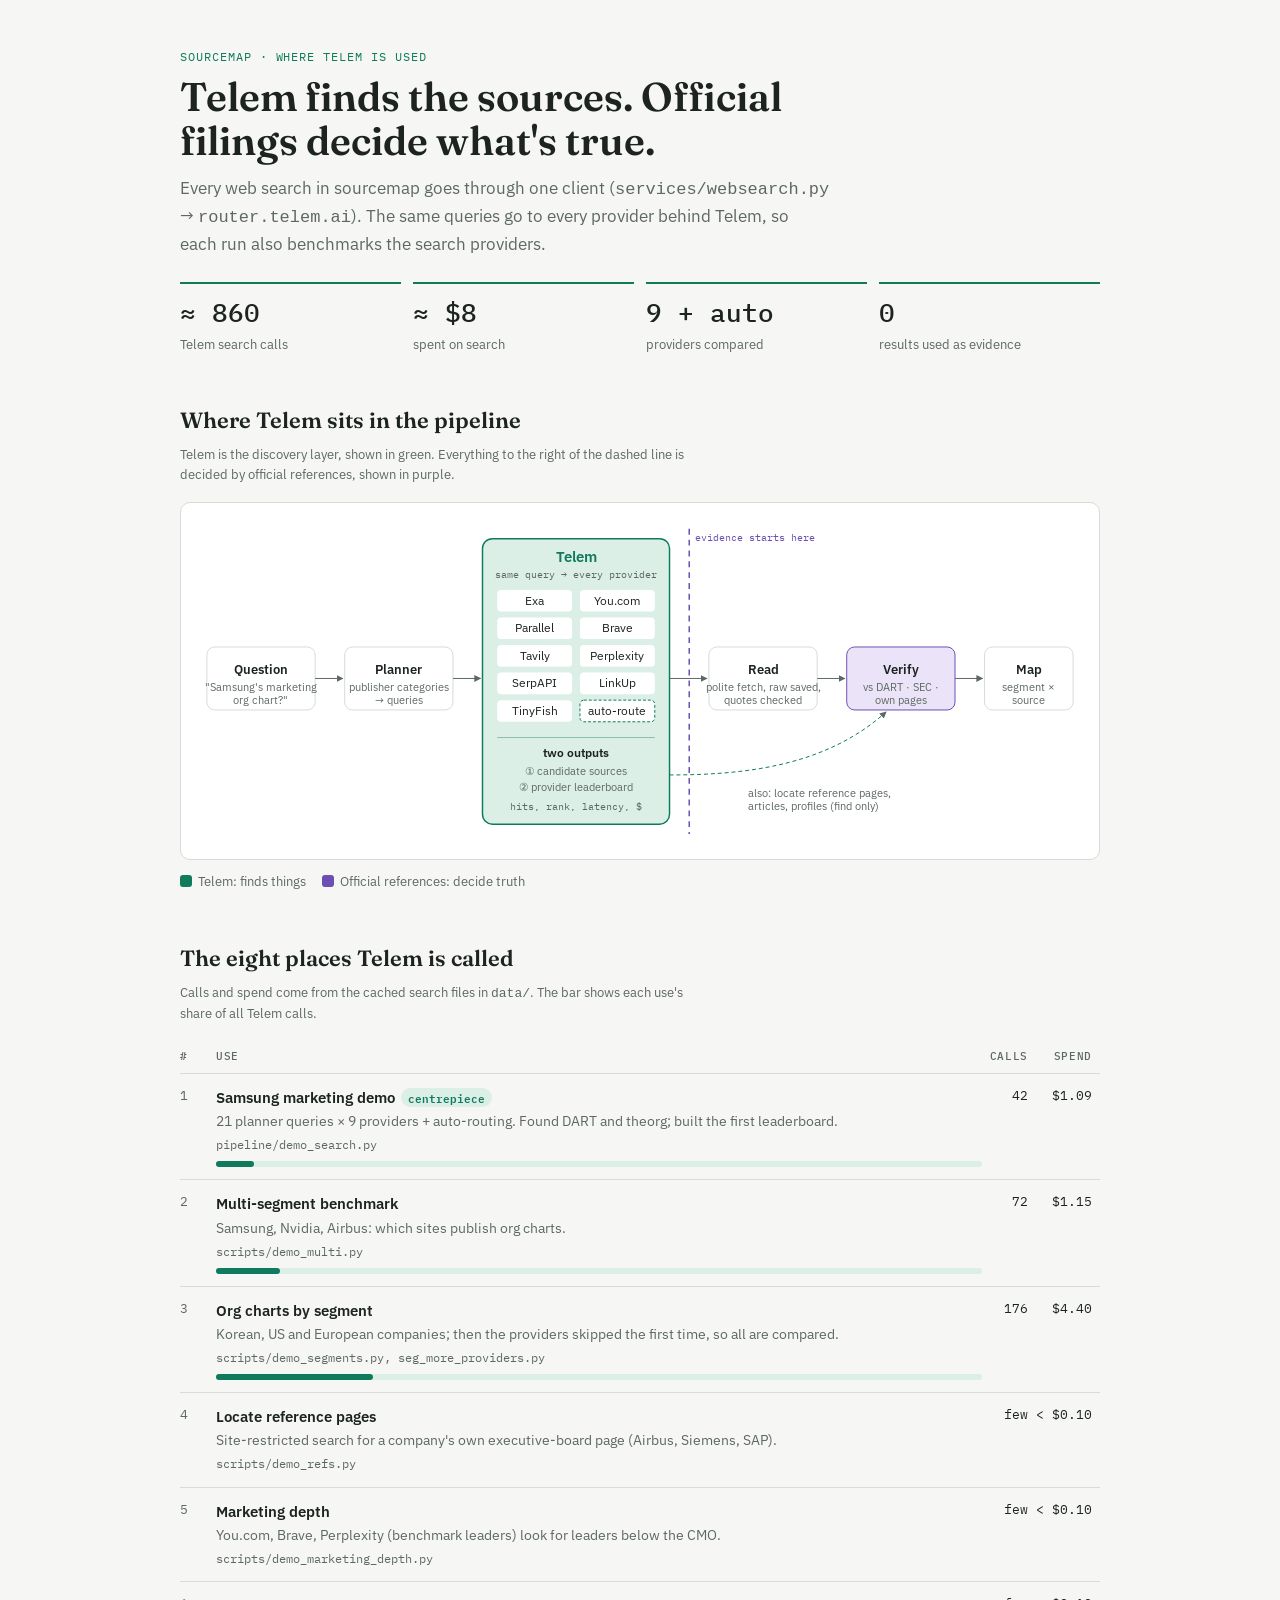
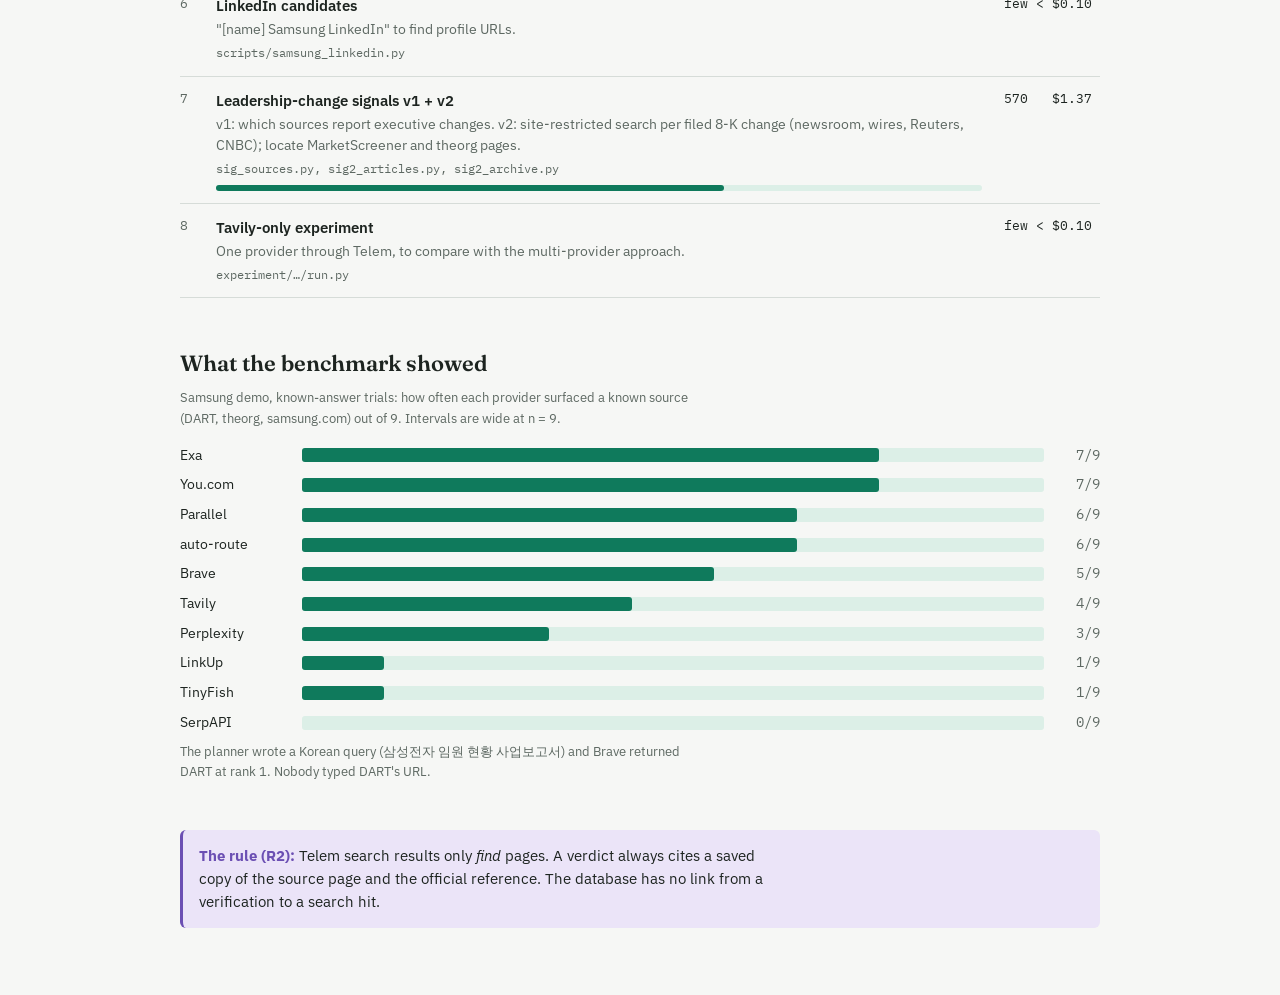
<file: docs/telem-in-sourcemap.html>
<!doctype html>
<html lang="en"><head><meta charset="utf-8"><meta name="viewport" content="width=device-width, initial-scale=1">
<title>Telem in sourcemap</title>
<meta name="claude:viewport-fit-sides" content="cover">
<link rel="preconnect" href="https://fonts.googleapis.com">
<link rel="stylesheet" href="https://fonts.googleapis.com/css2?family=IBM+Plex+Sans:wght@400;500;600&family=IBM+Plex+Mono:wght@400;500&family=Fraunces:opsz,wght@9..144,600&display=swap">
<style>
/* Layout: one reading column; a flow diagram, then a use table with bars, then the provider leaderboard. */
:root {
  --bg: #f6f7f5; --panel: #ffffff; --fg: #1d2420; --muted: #5d6862; --line: #d6dcd8;
  --accent: #0f7a5c; --accent-soft: #dcefe7; --ref: #6b4fb3; --ref-soft: #ebe4f8; --warn: #b5541c;
  --display: "Fraunces", Georgia, serif; --body: "IBM Plex Sans", system-ui, sans-serif; --mono: "IBM Plex Mono", ui-monospace, monospace;
}
@media (prefers-color-scheme: dark) { :root:not([data-theme="light"]) {
  --bg: #121614; --panel: #1a201d; --fg: #e4ebe7; --muted: #95a39b; --line: #2e3833;
  --accent: #4cc79f; --accent-soft: #1d3a30; --ref: #b39cf0; --ref-soft: #2c2443; --warn: #f0975e; color-scheme: dark } }
:root[data-theme="dark"] {
  --bg: #121614; --panel: #1a201d; --fg: #e4ebe7; --muted: #95a39b; --line: #2e3833;
  --accent: #4cc79f; --accent-soft: #1d3a30; --ref: #b39cf0; --ref-soft: #2c2443; --warn: #f0975e; color-scheme: dark }
body { background: var(--bg); color: var(--fg); font-family: var(--body); font-size: 15px; line-height: 1.55;
  padding-left: max(16px, env(safe-area-inset-left, 0px)); padding-right: max(16px, env(safe-area-inset-right, 0px)); padding-block: 40px 64px; }
main { max-width: 920px; margin: 0 auto; display: grid; gap: 48px; }
h1 { font-family: var(--display); font-weight: 600; font-size: clamp(28px, 5vw, 40px); line-height: 1.1; margin: 0 0 12px; text-wrap: balance; }
h2 { font-family: var(--display); font-weight: 600; font-size: 22px; margin: 0 0 6px; text-wrap: balance; }
p { margin: 0; max-width: 65ch; }
.lede { color: var(--muted); font-size: 17px; }
.eyebrow { font-family: var(--mono); font-size: 12px; letter-spacing: .08em; text-transform: uppercase; color: var(--accent); margin-bottom: 8px; }
.note { color: var(--muted); font-size: 13px; margin-top: 8px; }
.stats { display: grid; grid-template-columns: repeat(auto-fit, minmax(160px, 1fr)); gap: 12px; margin-top: 24px; }
.stat { border-top: 2px solid var(--accent); padding-top: 8px; }
.stat b { display: block; font-family: var(--mono); font-size: 26px; font-weight: 500; font-variant-numeric: tabular-nums; }
.stat span { color: var(--muted); font-size: 13px; }
.diagram { overflow-x: auto; background: var(--panel); border: 1px solid var(--line); border-radius: 10px; padding: 16px; margin-top: 16px; }
.diagram svg { display: block; min-width: 760px; width: 100%; height: auto; }
.diagram text { font-family: var(--body); fill: var(--fg); }
.diagram .sm { font-size: 11px; fill: var(--muted); }
.diagram .mono { font-family: var(--mono); font-size: 10.5px; fill: var(--muted); }
.legend { display: flex; flex-wrap: wrap; gap: 16px; margin-top: 12px; font-size: 13px; color: var(--muted); }
.legend i { display: inline-block; width: 12px; height: 12px; border-radius: 3px; vertical-align: -1px; margin-right: 6px; }
.uses { width: 100%; border-collapse: collapse; margin-top: 16px; }
.uses th { text-align: left; font-family: var(--mono); font-weight: 500; font-size: 11px; letter-spacing: .06em; text-transform: uppercase; color: var(--muted); border-bottom: 1px solid var(--line); padding: 8px 8px 8px 0; }
.uses td { vertical-align: top; border-bottom: 1px solid var(--line); padding: 12px 8px 12px 0; }
.uses td.n { font-family: var(--mono); font-size: 13px; color: var(--muted); width: 28px; }
.uses .what { font-weight: 600; }
.uses .how { color: var(--muted); font-size: 13.5px; margin-top: 2px; }
.uses code { font-family: var(--mono); font-size: 12px; color: var(--muted); }
.uses .num { font-family: var(--mono); font-variant-numeric: tabular-nums; font-size: 13px; white-space: nowrap; text-align: right; }
.bar { height: 6px; background: var(--accent-soft); border-radius: 3px; margin-top: 6px; min-width: 60px; }
.bar > span { display: block; height: 100%; background: var(--accent); border-radius: 3px; }
.tag { display: inline-block; font-family: var(--mono); font-size: 11px; padding: 1px 7px; border-radius: 99px; background: var(--accent-soft); color: var(--accent); margin-left: 6px; white-space: nowrap; }
.table-wrap { overflow-x: auto; }
.board { display: grid; gap: 8px; margin-top: 16px; }
.row { display: grid; grid-template-columns: 110px 1fr 44px; gap: 12px; align-items: center; font-size: 14px; }
.row .track { height: 14px; background: var(--accent-soft); border-radius: 3px; position: relative; }
.row .fill { position: absolute; inset: 0 auto 0 0; background: var(--accent); border-radius: 3px; }
.row .v { font-family: var(--mono); font-variant-numeric: tabular-nums; color: var(--muted); text-align: right; }
.rule { background: var(--ref-soft); border-left: 3px solid var(--ref); border-radius: 6px; padding: 14px 16px; }
.rule b { color: var(--ref); }
</style>

<main>
  <header>
    <div class="eyebrow">sourcemap · where Telem is used</div>
    <h1>Telem finds the sources. Official filings decide what's true.</h1>
    <p class="lede">Every web search in sourcemap goes through one client (<code>services/websearch.py</code> → <code>router.telem.ai</code>). The same queries go to every provider behind Telem, so each run also benchmarks the search providers.</p>
    <div class="stats">
      <div class="stat"><b>≈ 860</b><span>Telem search calls</span></div>
      <div class="stat"><b>≈ $8</b><span>spent on search</span></div>
      <div class="stat"><b>9 + auto</b><span>providers compared</span></div>
      <div class="stat"><b>0</b><span>results used as evidence</span></div>
    </div>
  </header>

  <section>
    <h2>Where Telem sits in the pipeline</h2>
    <p class="note">Telem is the discovery layer, shown in green. Everything to the right of the dashed line is decided by official references, shown in purple.</p>
    <div class="diagram">
      <svg viewBox="0 0 900 330" role="img" aria-label="Pipeline: question, planner, Telem fan-out to nine providers, candidate sources, then reading and verification against DART and SEC, then the source map">
        <defs>
          <marker id="ar" viewBox="0 0 10 10" refX="9" refY="5" markerWidth="7" markerHeight="7" orient="auto"><path d="M0,0 L10,5 L0,10 z" style="fill: var(--muted)"/></marker>
        </defs>
        <!-- question -->
        <rect x="10" y="130" width="110" height="64" rx="8" style="fill: var(--panel); stroke: var(--line)"/>
        <text x="65" y="157" text-anchor="middle" font-size="13" font-weight="600">Question</text>
        <text x="65" y="175" text-anchor="middle" class="sm">"Samsung's marketing</text>
        <text x="65" y="188" text-anchor="middle" class="sm">org chart?"</text>
        <line x1="120" y1="162" x2="148" y2="162" style="stroke: var(--muted)" marker-end="url(#ar)"/>
        <!-- planner -->
        <rect x="150" y="130" width="110" height="64" rx="8" style="fill: var(--panel); stroke: var(--line)"/>
        <text x="205" y="157" text-anchor="middle" font-size="13" font-weight="600">Planner</text>
        <text x="205" y="175" text-anchor="middle" class="sm">publisher categories</text>
        <text x="205" y="188" text-anchor="middle" class="sm">→ queries</text>
        <line x1="260" y1="162" x2="288" y2="162" style="stroke: var(--muted)" marker-end="url(#ar)"/>
        <!-- telem -->
        <rect x="290" y="20" width="190" height="290" rx="10" style="fill: var(--accent-soft); stroke: var(--accent); stroke-width: 1.5"/>
        <text x="385" y="44" text-anchor="middle" font-size="15" font-weight="600" style="fill: var(--accent)">Telem</text>
        <text x="385" y="60" text-anchor="middle" class="mono">same query → every provider</text>
        <g font-size="12">
          <rect x="305" y="72" width="76" height="22" rx="4" style="fill: var(--panel)"/><text x="343" y="87" text-anchor="middle">Exa</text>
          <rect x="389" y="72" width="76" height="22" rx="4" style="fill: var(--panel)"/><text x="427" y="87" text-anchor="middle">You.com</text>
          <rect x="305" y="100" width="76" height="22" rx="4" style="fill: var(--panel)"/><text x="343" y="115" text-anchor="middle">Parallel</text>
          <rect x="389" y="100" width="76" height="22" rx="4" style="fill: var(--panel)"/><text x="427" y="115" text-anchor="middle">Brave</text>
          <rect x="305" y="128" width="76" height="22" rx="4" style="fill: var(--panel)"/><text x="343" y="143" text-anchor="middle">Tavily</text>
          <rect x="389" y="128" width="76" height="22" rx="4" style="fill: var(--panel)"/><text x="427" y="143" text-anchor="middle">Perplexity</text>
          <rect x="305" y="156" width="76" height="22" rx="4" style="fill: var(--panel)"/><text x="343" y="171" text-anchor="middle">SerpAPI</text>
          <rect x="389" y="156" width="76" height="22" rx="4" style="fill: var(--panel)"/><text x="427" y="171" text-anchor="middle">LinkUp</text>
          <rect x="305" y="184" width="76" height="22" rx="4" style="fill: var(--panel)"/><text x="343" y="199" text-anchor="middle">TinyFish</text>
          <rect x="389" y="184" width="76" height="22" rx="4" style="fill: var(--panel); stroke: var(--accent); stroke-dasharray: 3 2"/><text x="427" y="199" text-anchor="middle">auto-route</text>
        </g>
        <line x1="305" y1="222" x2="465" y2="222" style="stroke: var(--accent); opacity: .4"/>
        <text x="385" y="242" text-anchor="middle" font-size="12" font-weight="600">two outputs</text>
        <text x="385" y="260" text-anchor="middle" class="sm">① candidate sources</text>
        <text x="385" y="276" text-anchor="middle" class="sm">② provider leaderboard</text>
        <text x="385" y="296" text-anchor="middle" class="mono">hits, rank, latency, $</text>
        <line x1="480" y1="162" x2="518" y2="162" style="stroke: var(--muted)" marker-end="url(#ar)"/>
        <!-- evidence wall -->
        <line x1="500" y1="10" x2="500" y2="320" style="stroke: var(--ref); stroke-width: 1.5; stroke-dasharray: 6 5"/>
        <text x="506" y="22" class="mono" style="fill: var(--ref)">evidence starts here</text>
        <!-- read -->
        <rect x="520" y="130" width="110" height="64" rx="8" style="fill: var(--panel); stroke: var(--line)"/>
        <text x="575" y="157" text-anchor="middle" font-size="13" font-weight="600">Read</text>
        <text x="575" y="175" text-anchor="middle" class="sm">polite fetch, raw saved,</text>
        <text x="575" y="188" text-anchor="middle" class="sm">quotes checked</text>
        <line x1="630" y1="162" x2="658" y2="162" style="stroke: var(--muted)" marker-end="url(#ar)"/>
        <!-- verify -->
        <rect x="660" y="130" width="110" height="64" rx="8" style="fill: var(--ref-soft); stroke: var(--ref)"/>
        <text x="715" y="157" text-anchor="middle" font-size="13" font-weight="600">Verify</text>
        <text x="715" y="175" text-anchor="middle" class="sm">vs DART · SEC ·</text>
        <text x="715" y="188" text-anchor="middle" class="sm">own pages</text>
        <line x1="770" y1="162" x2="798" y2="162" style="stroke: var(--muted)" marker-end="url(#ar)"/>
        <!-- map -->
        <rect x="800" y="130" width="90" height="64" rx="8" style="fill: var(--panel); stroke: var(--line)"/>
        <text x="845" y="157" text-anchor="middle" font-size="13" font-weight="600">Map</text>
        <text x="845" y="175" text-anchor="middle" class="sm">segment ×</text>
        <text x="845" y="188" text-anchor="middle" class="sm">source</text>
        <!-- side use: locate reference pages -->
        <path d="M480 260 C 560 260, 640 250, 700 196" style="fill: none; stroke: var(--accent); stroke-dasharray: 4 3" marker-end="url(#ar)"/>
        <text x="560" y="282" class="sm">also: locate reference pages,</text>
        <text x="560" y="296" class="sm">articles, profiles (find only)</text>
      </svg>
    </div>
    <div class="legend">
      <span><i style="background: var(--accent)"></i>Telem: finds things</span>
      <span><i style="background: var(--ref)"></i>Official references: decide truth</span>
    </div>
  </section>

  <section>
    <h2>The eight places Telem is called</h2>
    <p class="note">Calls and spend come from the cached search files in <code>data/</code>. The bar shows each use's share of all Telem calls.</p>
    <div class="table-wrap">
    <table class="uses">
      <thead><tr><th>#</th><th>Use</th><th style="text-align:right">Calls</th><th style="text-align:right">Spend</th></tr></thead>
      <tbody id="uses"></tbody>
    </table>
    </div>
  </section>

  <section>
    <h2>What the benchmark showed</h2>
    <p class="note">Samsung demo, known-answer trials: how often each provider surfaced a known source (DART, theorg, samsung.com) out of 9. Intervals are wide at n = 9.</p>
    <div class="board" id="board"></div>
    <p class="note">The planner wrote a Korean query (삼성전자 임원 현황 사업보고서) and Brave returned DART at rank 1. Nobody typed DART's URL.</p>
  </section>

  <section class="rule">
    <p><b>The rule (R2):</b> Telem search results only <em>find</em> pages. A verdict always cites a saved copy of the source page and the official reference. The database has no link from a verification to a search hit.</p>
  </section>
</main>

<script>
const uses = [
  { what: "Samsung marketing demo", how: "21 planner queries × 9 providers + auto-routing. Found DART and theorg; built the first leaderboard.", file: "pipeline/demo_search.py", calls: 42, usd: 1.09, tag: "centrepiece" },
  { what: "Multi-segment benchmark", how: "Samsung, Nvidia, Airbus: which sites publish org charts.", file: "scripts/demo_multi.py", calls: 72, usd: 1.15 },
  { what: "Org charts by segment", how: "Korean, US and European companies; then the providers skipped the first time, so all are compared.", file: "scripts/demo_segments.py, seg_more_providers.py", calls: 176, usd: 4.40 },
  { what: "Locate reference pages", how: "Site-restricted search for a company's own executive-board page (Airbus, Siemens, SAP).", file: "scripts/demo_refs.py", calls: null, usd: null },
  { what: "Marketing depth", how: "You.com, Brave, Perplexity (benchmark leaders) look for leaders below the CMO.", file: "scripts/demo_marketing_depth.py", calls: null, usd: null },
  { what: "LinkedIn candidates", how: "\"[name] Samsung LinkedIn\" to find profile URLs.", file: "scripts/samsung_linkedin.py", calls: null, usd: null },
  { what: "Leadership-change signals v1 + v2", how: "v1: which sources report executive changes. v2: site-restricted search per filed 8-K change (newsroom, wires, Reuters, CNBC); locate MarketScreener and theorg pages.", file: "sig_sources.py, sig2_articles.py, sig2_archive.py", calls: 570, usd: 1.37 },
  { what: "Tavily-only experiment", how: "One provider through Telem, to compare with the multi-provider approach.", file: "experiment/…/run.py", calls: null, usd: null },
];
const total = uses.reduce((s, u) => s + (u.calls || 0), 0);
document.getElementById("uses").innerHTML = uses.map((u, i) => `
  <tr>
    <td class="n">${i + 1}</td>
    <td><div class="what">${u.what}${u.tag ? `<span class="tag">${u.tag}</span>` : ""}</div>
        <div class="how">${u.how}</div><code>${u.file}</code>
        ${u.calls ? `<div class="bar"><span style="width:${(u.calls / total * 100).toFixed(1)}%"></span></div>` : ""}</td>
    <td class="num">${u.calls ?? "few"}</td>
    <td class="num">${u.usd != null ? "$" + u.usd.toFixed(2) : "< $0.10"}</td>
  </tr>`).join("");

const board = [["Exa", 7], ["You.com", 7], ["Parallel", 6], ["auto-route", 6], ["Brave", 5], ["Tavily", 4], ["Perplexity", 3], ["LinkUp", 1], ["TinyFish", 1], ["SerpAPI", 0]];
document.getElementById("board").innerHTML = board.map(([p, k]) => `
  <div class="row"><span>${p}</span><div class="track"><div class="fill" style="width:${k / 9 * 100}%"></div></div><span class="v">${k}/9</span></div>`).join("");
</script>

</html>
</file>
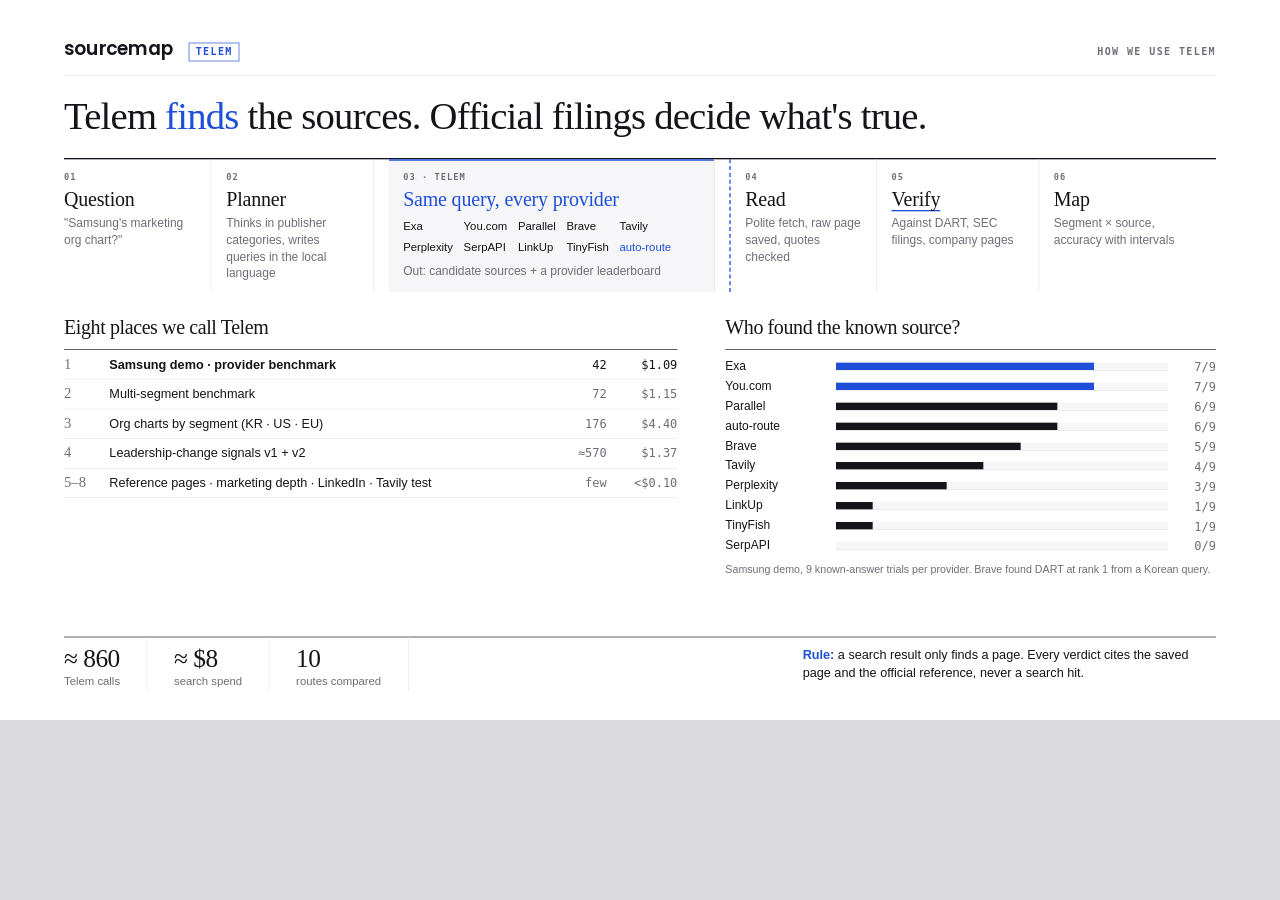
<file: docs/telem-slide.html>
<!doctype html>
<html lang="en"><head><meta charset="utf-8">
<title>Telem in sourcemap — slide</title>
<link rel="preconnect" href="https://fonts.googleapis.com">
<link href="https://fonts.googleapis.com/css2?family=Poppins:wght@600&display=swap" rel="stylesheet">
<style>
/* sourcemap site style: white, ink, Georgia headings, mono labels, blue accent, hairline rules */
:root { --ink: #14141a; --grey: #6e6e78; --line: #e6e6ea; --soft: #f6f6f8; --blue: #1f4fd8; --bg: #ffffff;
  --mono: ui-monospace, SFMono-Regular, Menlo, monospace; --serif: Georgia, "Times New Roman", serif; }
* { box-sizing: border-box; }
html, body { margin: 0; background: #d9d9de; }
body { display: grid; place-items: center; min-height: 100vh; font: 15px/1.55 Arial, Helvetica, sans-serif; color: var(--ink); }
.slide { width: 1920px; height: 1080px; background: var(--bg); padding: 52px 96px 44px; display: grid;
  grid-template-rows: auto auto auto 1fr auto; gap: 30px; transform-origin: top left; overflow: hidden; }
.top { display: flex; align-items: baseline; gap: 24px; border-bottom: 1px solid var(--line); padding-bottom: 18px; }
.brand { font-family: Poppins, Arial, sans-serif; font-weight: 600; font-size: 28px; letter-spacing: -.01em; }
.label { font: 700 15px/1.4 var(--mono); letter-spacing: .14em; text-transform: uppercase; color: var(--grey); }
.top .label { margin-left: auto; }
.telem { font: 700 15px/1 var(--mono); letter-spacing: .14em; color: var(--blue); border: 1.5px solid var(--blue);
  padding: 6px 9px 5px; white-space: nowrap; display: inline-block; }
h1 { font-family: var(--serif); font-weight: 400; letter-spacing: -.02em; font-size: 58px; line-height: 1.08; margin: 0; max-width: 1700px; }
h1 em { font-style: normal; color: var(--blue); }

/* flow */
.flow { display: grid; grid-template-columns: 1fr 1fr 2.1fr 1fr 1fr 1fr; border-top: 2px solid var(--ink); position: relative; }
.flow > div { padding: 14px 22px 14px 0; border-right: 1px solid var(--line); margin-right: 22px; }
.flow > div:last-child { border-right: 0; margin-right: 0; }
.flow .n { font: 700 13px var(--mono); letter-spacing: .12em; color: var(--grey); }
.flow b { display: block; font: 400 30px/1.15 var(--serif); margin: 6px 0 6px; letter-spacing: -.01em; }
.flow p { margin: 0; color: var(--grey); font-size: 18px; line-height: 1.4; }
.flow .tl { background: var(--soft); padding-left: 22px; box-shadow: inset 0 2px 0 var(--blue); }
.flow .tl b { color: var(--blue); }
.provs { display: grid; grid-template-columns: repeat(5, auto); gap: 6px 16px; margin-top: 10px; font-size: 17px; justify-content: start; }
.provs span:last-child { color: var(--blue); }
.flow .wall { border-left: 2px dashed var(--blue); padding-left: 22px; }
.flow .ref b { text-decoration: underline; text-decoration-color: var(--blue); text-underline-offset: 6px; text-decoration-thickness: 2px; }

/* bottom */
.cols { display: grid; grid-template-columns: 1.25fr 1fr; gap: 72px; min-height: 0; align-content: start; }
.col h2 { font-family: var(--serif); font-weight: 400; font-size: 30px; letter-spacing: -.02em; margin: 0 0 10px; }
.uses { border-top: 1px solid var(--ink); }
.use { display: grid; grid-template-columns: 52px 1fr 90px 90px; gap: 16px; align-items: baseline; padding: 7px 0; border-bottom: 1px solid var(--line); font-size: 19px; }
.use .i { font: 400 22px var(--serif); color: var(--grey); }
.use .c, .use .d { font: 400 18px var(--mono); text-align: right; color: var(--grey); font-variant-numeric: tabular-nums; }
.use.hl { font-weight: 700; }
.use.hl .c, .use.hl .d { color: var(--ink); }
.board { border-top: 1px solid var(--ink); padding-top: 10px; }
.row { display: grid; grid-template-columns: 150px 1fr 56px; gap: 16px; align-items: center; padding: 1px 0; font-size: 18px; }
.row .track { height: 12px; background: var(--soft); border-bottom: 1px solid var(--line); }
.row .fill { height: 100%; background: var(--ink); }
.row.top3 .fill { background: var(--blue); }
.row .v { font: 400 18px var(--mono); color: var(--grey); text-align: right; }
.small { font-size: 16px; color: var(--grey); margin-top: 8px; }

.foot { display: flex; gap: 0; border-top: 1px solid var(--ink); }
.stat { padding: 12px 40px 0 0; margin-right: 40px; border-right: 1px solid var(--line); }
.stat:last-child { border-right: 0; margin-left: auto; margin-right: 0; padding-right: 0; max-width: 620px; }
.stat b { display: block; font: 400 38px/1.1 var(--serif); letter-spacing: -.02em; }
.stat span { color: var(--grey); font-size: 17px; }
.stat.rule { font-size: 19px; line-height: 1.45; color: var(--ink); }
.stat.rule strong { color: var(--blue); }
</style></head>
<body>
<div class="slide" id="slide">
  <div class="top">
    <span class="brand">sourcemap</span>
    <span class="telem">TELEM</span>
    <span class="label">How we use Telem</span>
  </div>

  <h1>Telem <em>finds</em> the sources. Official filings decide what's true.</h1>

  <div class="flow">
    <div><span class="n">01</span><b>Question</b><p>"Samsung's marketing org chart?"</p></div>
    <div><span class="n">02</span><b>Planner</b><p>Thinks in publisher categories, writes queries in the local language</p></div>
    <div class="tl"><span class="n">03 · TELEM</span><b>Same query, every provider</b>
      <div class="provs"><span>Exa</span><span>You.com</span><span>Parallel</span><span>Brave</span><span>Tavily</span><span>Perplexity</span><span>SerpAPI</span><span>LinkUp</span><span>TinyFish</span><span>auto-route</span></div>
      <p style="margin-top:10px">Out: candidate sources + a provider leaderboard</p></div>
    <div class="wall"><span class="n">04</span><b>Read</b><p>Polite fetch, raw page saved, quotes checked</p></div>
    <div class="ref"><span class="n">05</span><b>Verify</b><p>Against DART, SEC filings, company pages</p></div>
    <div><span class="n">06</span><b>Map</b><p>Segment × source, accuracy with intervals</p></div>
  </div>

  <div class="cols">
    <div class="col">
      <h2>Eight places we call Telem</h2>
      <div class="uses">
        <div class="use hl"><span class="i">1</span><span>Samsung demo · provider benchmark</span><span class="c">42</span><span class="d">$1.09</span></div>
        <div class="use"><span class="i">2</span><span>Multi-segment benchmark</span><span class="c">72</span><span class="d">$1.15</span></div>
        <div class="use"><span class="i">3</span><span>Org charts by segment (KR · US · EU)</span><span class="c">176</span><span class="d">$4.40</span></div>
        <div class="use"><span class="i">4</span><span>Leadership-change signals v1 + v2</span><span class="c">≈570</span><span class="d">$1.37</span></div>
        <div class="use"><span class="i">5–8</span><span>Reference pages · marketing depth · LinkedIn · Tavily test</span><span class="c">few</span><span class="d">&lt;$0.10</span></div>
      </div>
    </div>
    <div class="col">
      <h2>Who found the known source?</h2>
      <div class="board" id="board"></div>
      <div class="small">Samsung demo, 9 known-answer trials per provider. Brave found DART at rank 1 from a Korean query.</div>
    </div>
  </div>

  <div class="foot">
    <div class="stat"><b>≈ 860</b><span>Telem calls</span></div>
    <div class="stat"><b>≈ $8</b><span>search spend</span></div>
    <div class="stat"><b>10</b><span>routes compared</span></div>
    <div class="stat rule"><strong>Rule:</strong> a search result only finds a page. Every verdict cites the saved page and the official reference, never a search hit.</div>
  </div>
</div>
<script>
const board = [["Exa",7],["You.com",7],["Parallel",6],["auto-route",6],["Brave",5],["Tavily",4],["Perplexity",3],["LinkUp",1],["TinyFish",1],["SerpAPI",0]];
document.getElementById("board").innerHTML = board.map(([p,k],i) =>
  `<div class="row${i<2?" top3":""}"><span>${p}</span><div class="track"><div class="fill" style="width:${k/9*100}%"></div></div><span class="v">${k}/9</span></div>`).join("");
// fit the 1920×1080 slide to the window
function fit(){ const s=document.getElementById("slide"); const k=Math.min(innerWidth/1920, innerHeight/1080);
  if (k<1){ s.style.transform=`scale(${k})`; document.body.style.height=1080*k+"px"; document.body.style.width=1920*k+"px"; document.body.style.placeItems="start"; } }
if (!location.hash.includes("full")) { addEventListener("resize", fit); fit(); }
</script>
</body></html>
</file>
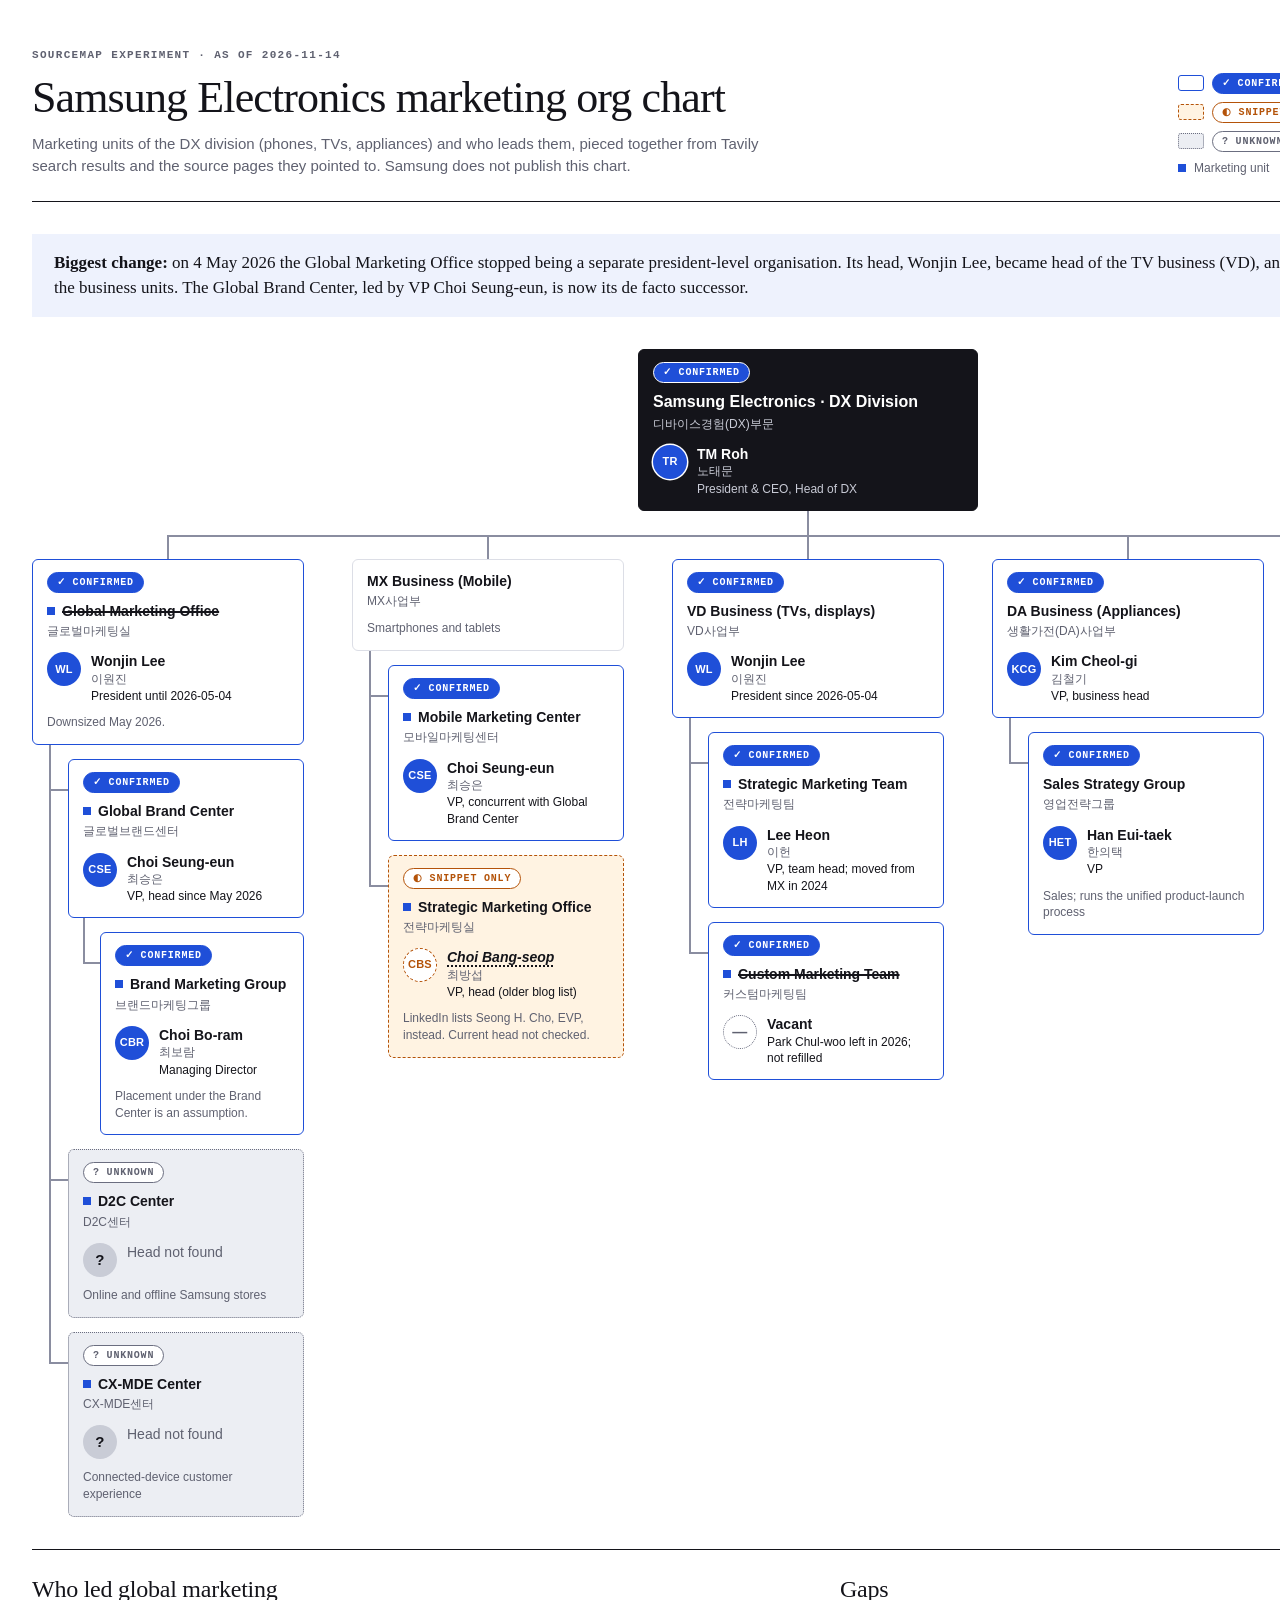
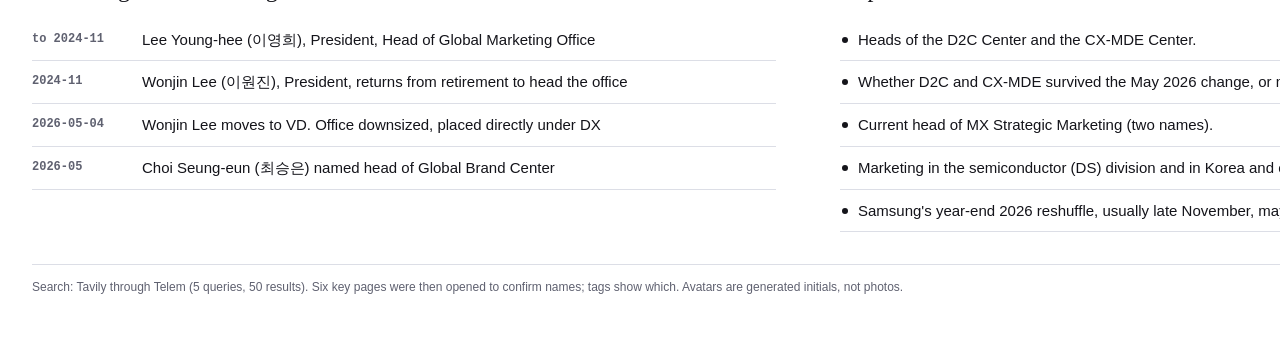
<file: experiment/tavily-samsung-marketing-orgchart/samsung-marketing-orgchart.html>
<!doctype html>
<html lang="en">
<head>
<meta charset="utf-8">
<meta name="viewport" content="width=1680">
<title>Samsung Marketing Org Chart</title>
<style>
:root {
  --ink: #14141a; --grey: #5f6170; --hair: #dcdee6; --paper: #ffffff; --wire: #8a8da0;
  --blue: #1f4fd8; --wash: #eef2fd; --org: #b45309; --org-bg: #fff3e2; --unk: #6b6e80; --unk-bg: #eceef3;
  --serif: Georgia, "Times New Roman", "AppleMyungjo", "Batang", serif;
  --sans: Arial, "Helvetica Neue", "Apple SD Gothic Neo", "Malgun Gothic", sans-serif;
  --mono: ui-monospace, SFMono-Regular, Menlo, Consolas, "Apple SD Gothic Neo", "Malgun Gothic", monospace;
  --colw: 272px; --gap: 48px; --drop: 24px; --line: 2px;
}
* { box-sizing: border-box; }
html, body { margin: 0; background: var(--paper); color: var(--ink); }
body { font-family: var(--sans); font-size: 15px; line-height: 1.45; -webkit-print-color-adjust: exact; print-color-adjust: exact; }
.page { width: calc(5 * var(--colw) + 4 * var(--gap)); margin: 0 auto; padding: 48px 0 56px; display: flex; flex-direction: column; gap: 32px; }
.sr { position: absolute; width: 1px; height: 1px; overflow: hidden; clip: rect(0 0 0 0); white-space: nowrap; }

/* Header */
.top { display: grid; grid-template-columns: minmax(0, 1fr) auto; gap: 40px; align-items: end; border-bottom: 1px solid var(--ink); padding-bottom: 24px; }
.eyebrow { font-family: var(--mono); font-size: 11px; font-weight: 700; letter-spacing: .12em; text-transform: uppercase; color: var(--grey); margin: 0; }
h1 { font-family: var(--serif); font-weight: 400; font-size: 44px; line-height: 1.08; letter-spacing: -0.02em; margin: 10px 0 0; }
.lede { color: var(--grey); margin: 12px 0 0; max-width: 92ch; }
.legend { list-style: none; margin: 0; padding: 0; display: grid; grid-template-columns: auto auto; gap: 8px 22px; font-size: 12px; color: var(--grey); align-items: center; }
.legend li { display: flex; gap: 8px; align-items: center; }
.sw { display: inline-block; width: 26px; height: 16px; border-radius: 3px; flex: none; }
.sw.ok { background: #fff; border: 1.5px solid var(--blue); }
.sw.snip { background: var(--org-bg); border: 1.5px dashed var(--org); }
.sw.unk { background: var(--unk-bg); border: 1.5px dotted var(--unk); }
.lg-mk::before { content: ""; width: 8px; height: 8px; background: var(--blue); display: inline-block; }
.lg-struck { text-decoration: line-through; color: var(--ink); }

.callout { background: var(--wash); padding: 16px 22px; font-family: var(--serif); font-size: 17px; line-height: 1.5; margin: 0; }
.callout b { font-weight: 700; }

/* Chart */
.chart { position: relative; }
.root-wrap { display: flex; justify-content: center; position: relative; padding-bottom: var(--drop); }
.root-wrap::after { content: ""; position: absolute; left: calc(50% - var(--line) / 2); bottom: 0; width: var(--line); height: var(--drop); background: var(--wire); }
.root-wrap .card { width: 340px; }
.l2row { list-style: none; margin: 0; padding: var(--drop) 0 0; display: grid; grid-template-columns: repeat(5, var(--colw)); gap: var(--gap); position: relative; align-items: start; }
.l2row::before { content: ""; position: absolute; top: 0; height: var(--line); background: var(--wire);
  left: calc(var(--colw) / 2 - var(--line) / 2); right: calc(var(--colw) / 2 - var(--line) / 2); }
.col { position: relative; min-width: 0; }
.col::before { content: ""; position: absolute; top: calc(-1 * var(--drop)); left: calc(var(--colw) / 2 - var(--line) / 2); width: var(--line); height: var(--drop); background: var(--wire); }

/* Vertical child stacks with a left spine. --ind: indent of child cards; --sx: spine x */
.kids { --ind: 36px; --sx: 18px; --stub: 30px; --vg: 14px; list-style: none; margin: 0; padding: var(--vg) 0 0 var(--ind); display: flex; flex-direction: column; gap: var(--vg); }
.kids.sub { --ind: 32px; --sx: 16px; }
.kids > li { position: relative; }
.kids > li::before { content: ""; position: absolute; left: calc(var(--sx) - var(--ind) - var(--line) / 2); top: var(--stub); width: calc(var(--ind) - var(--sx) + var(--line) / 2); height: var(--line); background: var(--wire); }
.kids > li::after { content: ""; position: absolute; left: calc(var(--sx) - var(--ind) - var(--line) / 2); width: var(--line); background: var(--wire); top: calc(-1 * var(--vg)); bottom: calc(-1 * var(--vg)); }
.kids > li:last-child::after { bottom: auto; height: calc(var(--vg) + var(--stub) + var(--line)); }
.kids > li > .card { width: calc(var(--colw) - 36px); }
.kids.sub > li > .card { width: calc(var(--colw) - 36px - 32px); }

/* Cards */
.card { position: relative; background: #fff; border: 1px solid var(--hair); border-radius: 6px; padding: 12px 14px 13px; display: flex; flex-direction: column; gap: 3px; break-inside: avoid; }
.c-ok { border: 1.5px solid var(--blue); }
.c-snip { background: var(--org-bg); border: 1.5px dashed var(--org); }
.c-unk { background: var(--unk-bg); border: 1.5px dotted var(--unk); }
.c-root { background: var(--ink); color: #fff; border: 1.5px solid var(--ink); }
.c-root .uk, .c-root .kr, .c-root .role { color: #c9cbd6; }
.c-root .ut { font-size: 16px; }
.pill { align-self: flex-start; font-family: var(--mono); font-size: 10px; font-weight: 700; text-transform: uppercase; letter-spacing: .08em; border-radius: 999px; padding: 2px 9px; margin-bottom: 6px; white-space: nowrap; line-height: 1.5; }
.p-ok { background: var(--blue); color: #fff; border: 1px solid var(--blue); }
.p-snip { background: #fff; color: var(--org); border: 1px solid var(--org); }
.p-unk { background: #fff; color: var(--grey); border: 1px solid var(--unk); }
.c-root .p-ok { border-color: #fff; }
.ut { font-size: 14px; font-weight: 700; margin: 0; line-height: 1.3; }
.ut.mk::before { content: ""; display: inline-block; width: 8px; height: 8px; background: var(--blue); margin-right: 7px; vertical-align: 1px; }
.c-root .ut.mk::before { background: #fff; }
.ut.struck { text-decoration: line-through; text-decoration-thickness: 1.5px; }
.uk { font-size: 12px; color: var(--grey); }
.person { display: flex; gap: 10px; align-items: flex-start; margin-top: 9px; }
.pp { display: flex; flex-direction: column; min-width: 0; }
.nm { font-weight: 700; font-size: 14px; line-height: 1.3; }
.kr { font-size: 12px; color: var(--grey); }
.role { font-size: 12px; line-height: 1.35; }
.c-snip .nm { font-style: italic; text-decoration: underline dotted; text-decoration-thickness: 1.5px; text-underline-offset: 3px; }
.c-unk .nm { font-weight: 400; color: var(--grey); }
.av { flex: none; width: 34px; height: 34px; border-radius: 50%; display: grid; place-items: center; font-family: var(--sans); font-size: 11px; font-weight: 700; letter-spacing: .02em; }
.av-ok { background: var(--blue); color: #fff; }
.av-root { background: var(--blue); color: #fff; box-shadow: 0 0 0 1.5px #fff; }
.av-snip { background: #fff; color: var(--org); border: 1.5px dashed var(--org); }
.av-unk { background: #c9ccd6; color: var(--ink); font-size: 15px; }
.av-vac { background: #fff; color: var(--grey); border: 1.5px dotted var(--unk); font-size: 15px; }
.note { font-size: 12px; color: var(--grey); margin: 7px 0 0; line-height: 1.4; }

/* Panels */
.cols2 { display: grid; grid-template-columns: 1fr 1fr; gap: 64px; border-top: 1px solid var(--ink); padding-top: 22px; }
h2 { font-family: var(--serif); font-weight: 400; font-size: 24px; letter-spacing: -0.01em; margin: 0 0 12px; }
.tl { margin: 0; display: grid; grid-template-columns: 110px minmax(0, 1fr); }
.tl dt, .tl dd { margin: 0; padding: 10px 0; border-bottom: 1px solid var(--hair); }
.tl dt { font-family: var(--mono); font-size: 12px; font-weight: 700; color: var(--grey); padding-top: 12px; }
.gaps { list-style: none; margin: 0; padding: 0; }
.gaps li { padding: 10px 0 10px 18px; border-bottom: 1px solid var(--hair); position: relative; }
.gaps li::before { content: ""; position: absolute; left: 2px; top: 18px; width: 6px; height: 6px; background: var(--ink); border-radius: 50%; }
footer { font-size: 12px; color: var(--grey); border-top: 1px solid var(--hair); padding-top: 14px; }

@media screen and (max-width: 1640px) { body { overflow-x: auto; } .page { margin: 0 32px; } }
@media print { @page { size: 1680px 2200px; margin: 24px; } .page { padding-top: 0; } }
</style>
</head>
<body>
<div class="page">
<header class="top">
  <div>
    <p class="eyebrow">Sourcemap experiment · as of 2026-11-14</p>
    <h1>Samsung Electronics marketing org chart</h1>
    <p class="lede">Marketing units of the DX division (phones, TVs, appliances) and who leads them, pieced together from Tavily search results and the source pages they pointed to. Samsung does not publish this chart.</p>
  </div>
  <ul class="legend" aria-label="Legend">
    <li><span class="sw ok" aria-hidden="true"></span><span class="pill p-ok" style="margin:0">✓ Confirmed</span></li>
    <li>Name read on the source page</li>
    <li><span class="sw snip" aria-hidden="true"></span><span class="pill p-snip" style="margin:0">◐ Snippet only</span></li>
    <li>Seen in a search snippet, page not read</li>
    <li><span class="sw unk" aria-hidden="true"></span><span class="pill p-unk" style="margin:0">? Unknown</span></li>
    <li>Unit exists, head not found</li>
    <li class="lg-mk">Marketing unit</li>
    <li><span class="lg-struck">Struck-through title</span>&nbsp;= downsized or vacant</li>
  </ul>
</header>

<p class="callout"><b>Biggest change:</b> on 4 May 2026 the Global Marketing Office stopped being a separate president-level organisation. Its head, Wonjin Lee, became head of the TV business (VD), and some marketing functions moved to the business units. The Global Brand Center, led by VP Choi Seung-eun, is now its de facto successor.</p>

<section class="chart" aria-label="Org chart">
  <div class="root-wrap"><article class="card c-root "><span class="pill p-ok"><span aria-hidden="true">✓</span> Confirmed</span><h3 class="ut">Samsung Electronics · DX Division</h3><span class="uk">디바이스경험(DX)부문</span><div class="person"><span class="av av-root" aria-hidden="true">TR</span><div class="pp"><span class="nm">TM Roh</span><span class="kr">노태문</span><span class="role">President &amp; CEO, Head of DX</span></div></div></article></div>
  <ul class="l2row" aria-label="Reports to the DX Division"><li class="col"><article class="card c-ok l2"><span class="pill p-ok"><span aria-hidden="true">✓</span> Confirmed</span><h3 class="ut mk struck"><span class="sr">Marketing unit. </span>Global Marketing Office<span class="sr"> (downsized or vacant)</span></h3><span class="uk">글로벌마케팅실</span><div class="person"><span class="av av-ok" aria-hidden="true">WL</span><div class="pp"><span class="nm">Wonjin Lee</span><span class="kr">이원진</span><span class="role">President until 2026-05-04</span></div></div><p class="note">Downsized May 2026.</p></article><ul class="kids" aria-label="Reports to Global Marketing Office"><li><article class="card c-ok "><span class="pill p-ok"><span aria-hidden="true">✓</span> Confirmed</span><h3 class="ut mk"><span class="sr">Marketing unit. </span>Global Brand Center</h3><span class="uk">글로벌브랜드센터</span><div class="person"><span class="av av-ok" aria-hidden="true">CSE</span><div class="pp"><span class="nm">Choi Seung-eun</span><span class="kr">최승은</span><span class="role">VP, head since May 2026</span></div></div></article><ul class="kids sub" aria-label="Reports to Global Brand Center"><li><article class="card c-ok "><span class="pill p-ok"><span aria-hidden="true">✓</span> Confirmed</span><h3 class="ut mk"><span class="sr">Marketing unit. </span>Brand Marketing Group</h3><span class="uk">브랜드마케팅그룹</span><div class="person"><span class="av av-ok" aria-hidden="true">CBR</span><div class="pp"><span class="nm">Choi Bo-ram</span><span class="kr">최보람</span><span class="role">Managing Director</span></div></div><p class="note">Placement under the Brand Center is an assumption.</p></article></li></ul></li><li><article class="card c-unk "><span class="pill p-unk"><span aria-hidden="true">?</span> Unknown</span><h3 class="ut mk"><span class="sr">Marketing unit. </span>D2C Center</h3><span class="uk">D2C센터</span><div class="person"><span class="av av-unk" aria-hidden="true">?</span><div class="pp"><span class="nm">Head not found</span></div></div><p class="note">Online and offline Samsung stores</p></article></li><li><article class="card c-unk "><span class="pill p-unk"><span aria-hidden="true">?</span> Unknown</span><h3 class="ut mk"><span class="sr">Marketing unit. </span>CX-MDE Center</h3><span class="uk">CX-MDE센터</span><div class="person"><span class="av av-unk" aria-hidden="true">?</span><div class="pp"><span class="nm">Head not found</span></div></div><p class="note">Connected-device customer experience</p></article></li></ul></li><li class="col"><article class="card c-none l2"><h3 class="ut">MX Business (Mobile)</h3><span class="uk">MX사업부</span><p class="note">Smartphones and tablets</p></article><ul class="kids" aria-label="Reports to MX Business"><li><article class="card c-ok "><span class="pill p-ok"><span aria-hidden="true">✓</span> Confirmed</span><h3 class="ut mk"><span class="sr">Marketing unit. </span>Mobile Marketing Center</h3><span class="uk">모바일마케팅센터</span><div class="person"><span class="av av-ok" aria-hidden="true">CSE</span><div class="pp"><span class="nm">Choi Seung-eun</span><span class="kr">최승은</span><span class="role">VP, concurrent with Global Brand Center</span></div></div></article></li><li><article class="card c-snip "><span class="pill p-snip"><span aria-hidden="true">◐</span> Snippet only</span><h3 class="ut mk"><span class="sr">Marketing unit. </span>Strategic Marketing Office</h3><span class="uk">전략마케팅실</span><div class="person"><span class="av av-snip" aria-hidden="true">CBS</span><div class="pp"><span class="nm">Choi Bang-seop</span><span class="kr">최방섭</span><span class="role">VP, head (older blog list)</span></div></div><p class="note">LinkedIn lists Seong H. Cho, EVP, instead. Current head not checked.</p></article></li></ul></li><li class="col"><article class="card c-ok l2"><span class="pill p-ok"><span aria-hidden="true">✓</span> Confirmed</span><h3 class="ut">VD Business (TVs, displays)</h3><span class="uk">VD사업부</span><div class="person"><span class="av av-ok" aria-hidden="true">WL</span><div class="pp"><span class="nm">Wonjin Lee</span><span class="kr">이원진</span><span class="role">President since 2026-05-04</span></div></div></article><ul class="kids" aria-label="Reports to VD Business"><li><article class="card c-ok "><span class="pill p-ok"><span aria-hidden="true">✓</span> Confirmed</span><h3 class="ut mk"><span class="sr">Marketing unit. </span>Strategic Marketing Team</h3><span class="uk">전략마케팅팀</span><div class="person"><span class="av av-ok" aria-hidden="true">LH</span><div class="pp"><span class="nm">Lee Heon</span><span class="kr">이헌</span><span class="role">VP, team head; moved from MX in 2024</span></div></div></article></li><li><article class="card c-ok c-vac "><span class="pill p-ok"><span aria-hidden="true">✓</span> Confirmed</span><h3 class="ut mk struck"><span class="sr">Marketing unit. </span>Custom Marketing Team<span class="sr"> (downsized or vacant)</span></h3><span class="uk">커스텀마케팅팀</span><div class="person"><span class="av av-vac" aria-hidden="true">—</span><div class="pp"><span class="nm">Vacant</span><span class="role">Park Chul-woo left in 2026; not refilled</span></div></div></article></li></ul></li><li class="col"><article class="card c-ok l2"><span class="pill p-ok"><span aria-hidden="true">✓</span> Confirmed</span><h3 class="ut">DA Business (Appliances)</h3><span class="uk">생활가전(DA)사업부</span><div class="person"><span class="av av-ok" aria-hidden="true">KCG</span><div class="pp"><span class="nm">Kim Cheol-gi</span><span class="kr">김철기</span><span class="role">VP, business head</span></div></div></article><ul class="kids" aria-label="Reports to DA Business"><li><article class="card c-ok "><span class="pill p-ok"><span aria-hidden="true">✓</span> Confirmed</span><h3 class="ut">Sales Strategy Group</h3><span class="uk">영업전략그룹</span><div class="person"><span class="av av-ok" aria-hidden="true">HET</span><div class="pp"><span class="nm">Han Eui-taek</span><span class="kr">한의택</span><span class="role">VP</span></div></div><p class="note">Sales; runs the unified product-launch process</p></article></li></ul></li><li class="col"><article class="card c-snip l2"><span class="pill p-snip"><span aria-hidden="true">◐</span> Snippet only</span><h3 class="ut">Samsung Electronics America</h3><span class="uk">미주</span><div class="person"><span class="av av-snip" aria-hidden="true">YJ</span><div class="pp"><span class="nm">Yoonie Joung</span><span class="kr">정윤</span><span class="role">President &amp; CEO, North America</span></div></div></article><ul class="kids" aria-label="Reports to Samsung Electronics America"><li><article class="card c-snip "><span class="pill p-snip"><span aria-hidden="true">◐</span> Snippet only</span><h3 class="ut mk"><span class="sr">Marketing unit. </span>Corporate Marketing (CMO)</h3><div class="person"><span class="av av-snip" aria-hidden="true">AS</span><div class="pp"><span class="nm">Allison Stransky</span><span class="role">CMO, reported leaving for Boston Beer</span></div></div><p class="note">Successor not found</p></article></li><li><article class="card c-snip "><span class="pill p-snip"><span aria-hidden="true">◐</span> Snippet only</span><h3 class="ut mk"><span class="sr">Marketing unit. </span>MX Marketing, US</h3><div class="person"><span class="av av-snip" aria-hidden="true">OS</span><div class="pp"><span class="nm">Olga Suvorova</span><span class="role">CMO, Mobile Experience (BizKonnect)</span></div></div><p class="note">Exa search found Keena Grigsby as CMO, US MX. Unresolved.</p></article></li></ul></li></ul>
</section>

<div class="cols2">
  <section aria-labelledby="h-tl">
    <h2 id="h-tl">Who led global marketing</h2>
    <dl class="tl">
      <dt>to 2024-11</dt><dd>Lee Young-hee (이영희), President, Head of Global Marketing Office</dd>
      <dt>2024-11</dt><dd>Wonjin Lee (이원진), President, returns from retirement to head the office</dd>
      <dt>2026-05-04</dt><dd>Wonjin Lee moves to VD. Office downsized, placed directly under DX</dd>
      <dt>2026-05</dt><dd>Choi Seung-eun (최승은) named head of Global Brand Center</dd>
    </dl>
  </section>
  <section aria-labelledby="h-gaps">
    <h2 id="h-gaps">Gaps</h2>
    <ul class="gaps">
      <li>Heads of the D2C Center and the CX-MDE Center.</li>
      <li>Whether D2C and CX-MDE survived the May 2026 change, or moved to business units.</li>
      <li>Current head of MX Strategic Marketing (two names).</li>
      <li>Marketing in the semiconductor (DS) division and in Korea and other regions. Out of scope here.</li>
      <li>Samsung's year-end 2026 reshuffle, usually late November, may change all of this.</li>
    </ul>
  </section>
</div>

<footer>Search: Tavily through Telem (5 queries, 50 results). Six key pages were then opened to confirm names; tags show which. Avatars are generated initials, not photos.</footer>
</div>
</body>
</html>
</file>
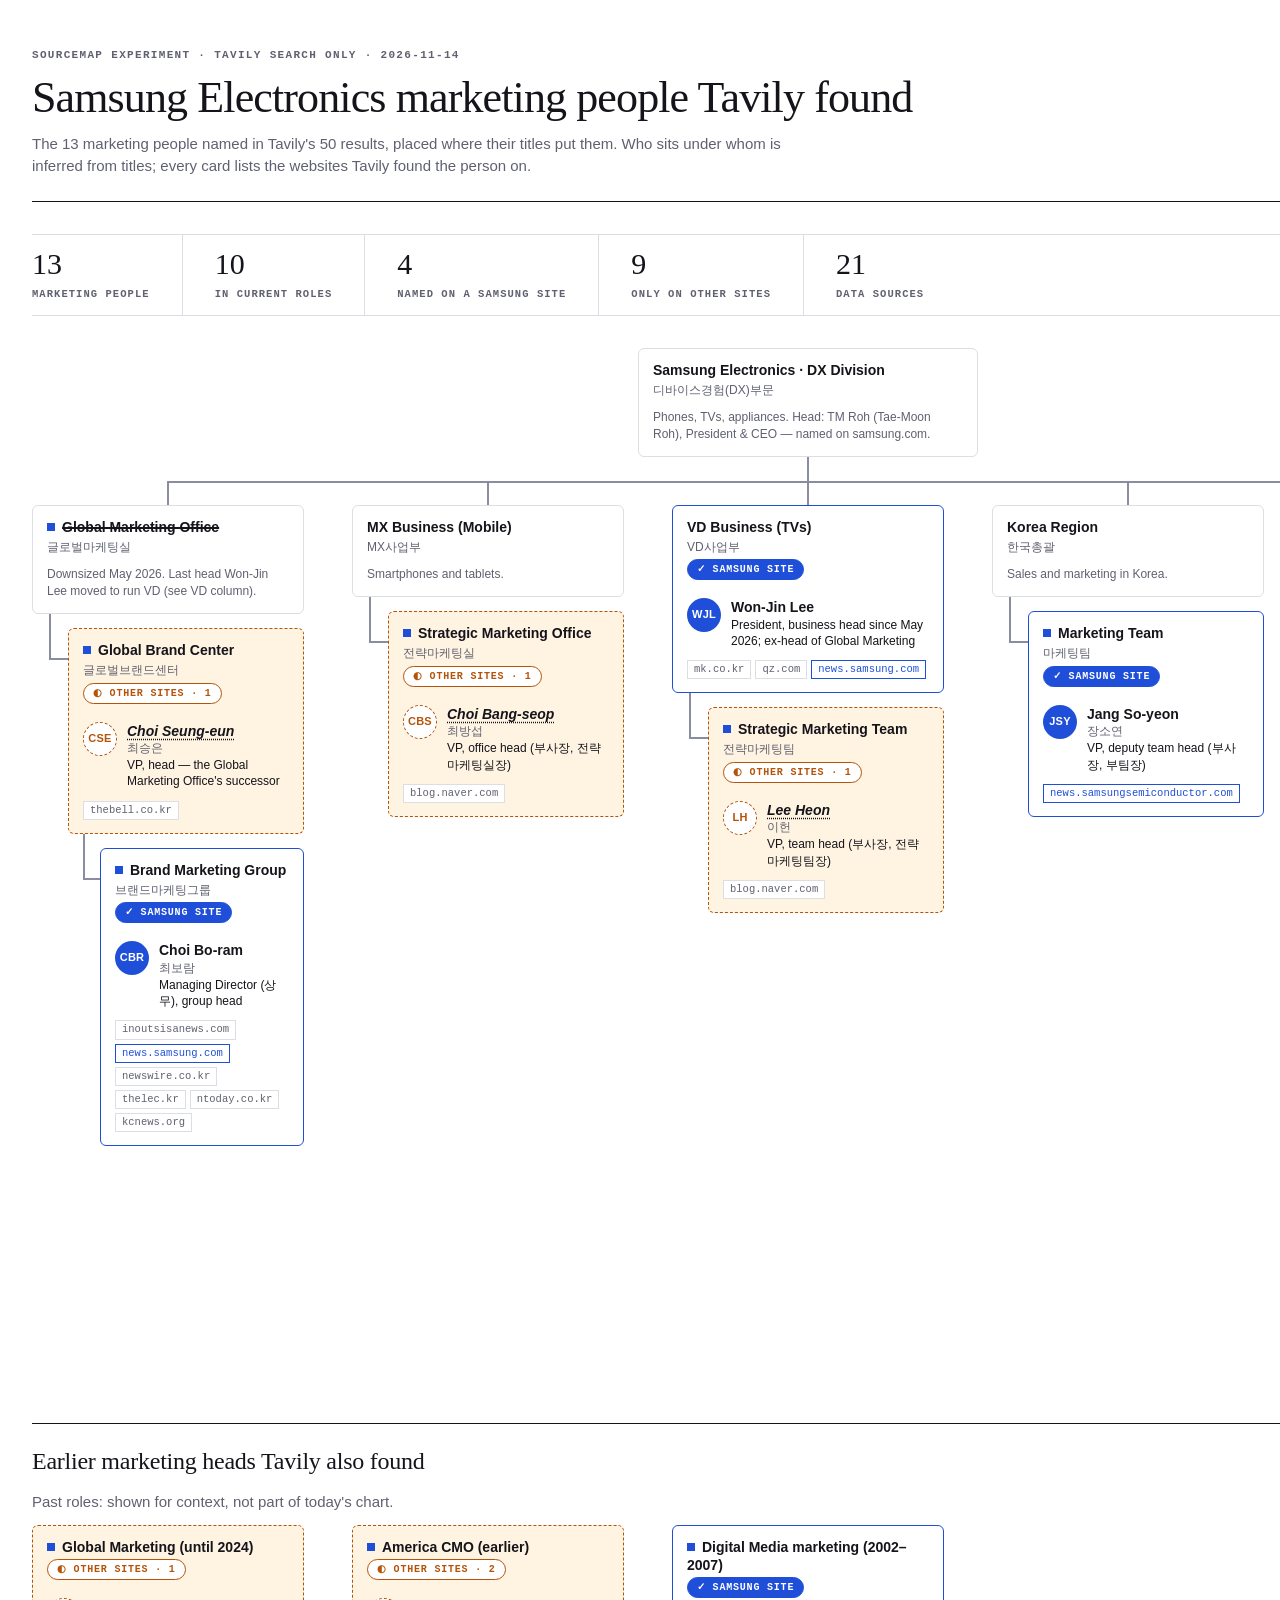
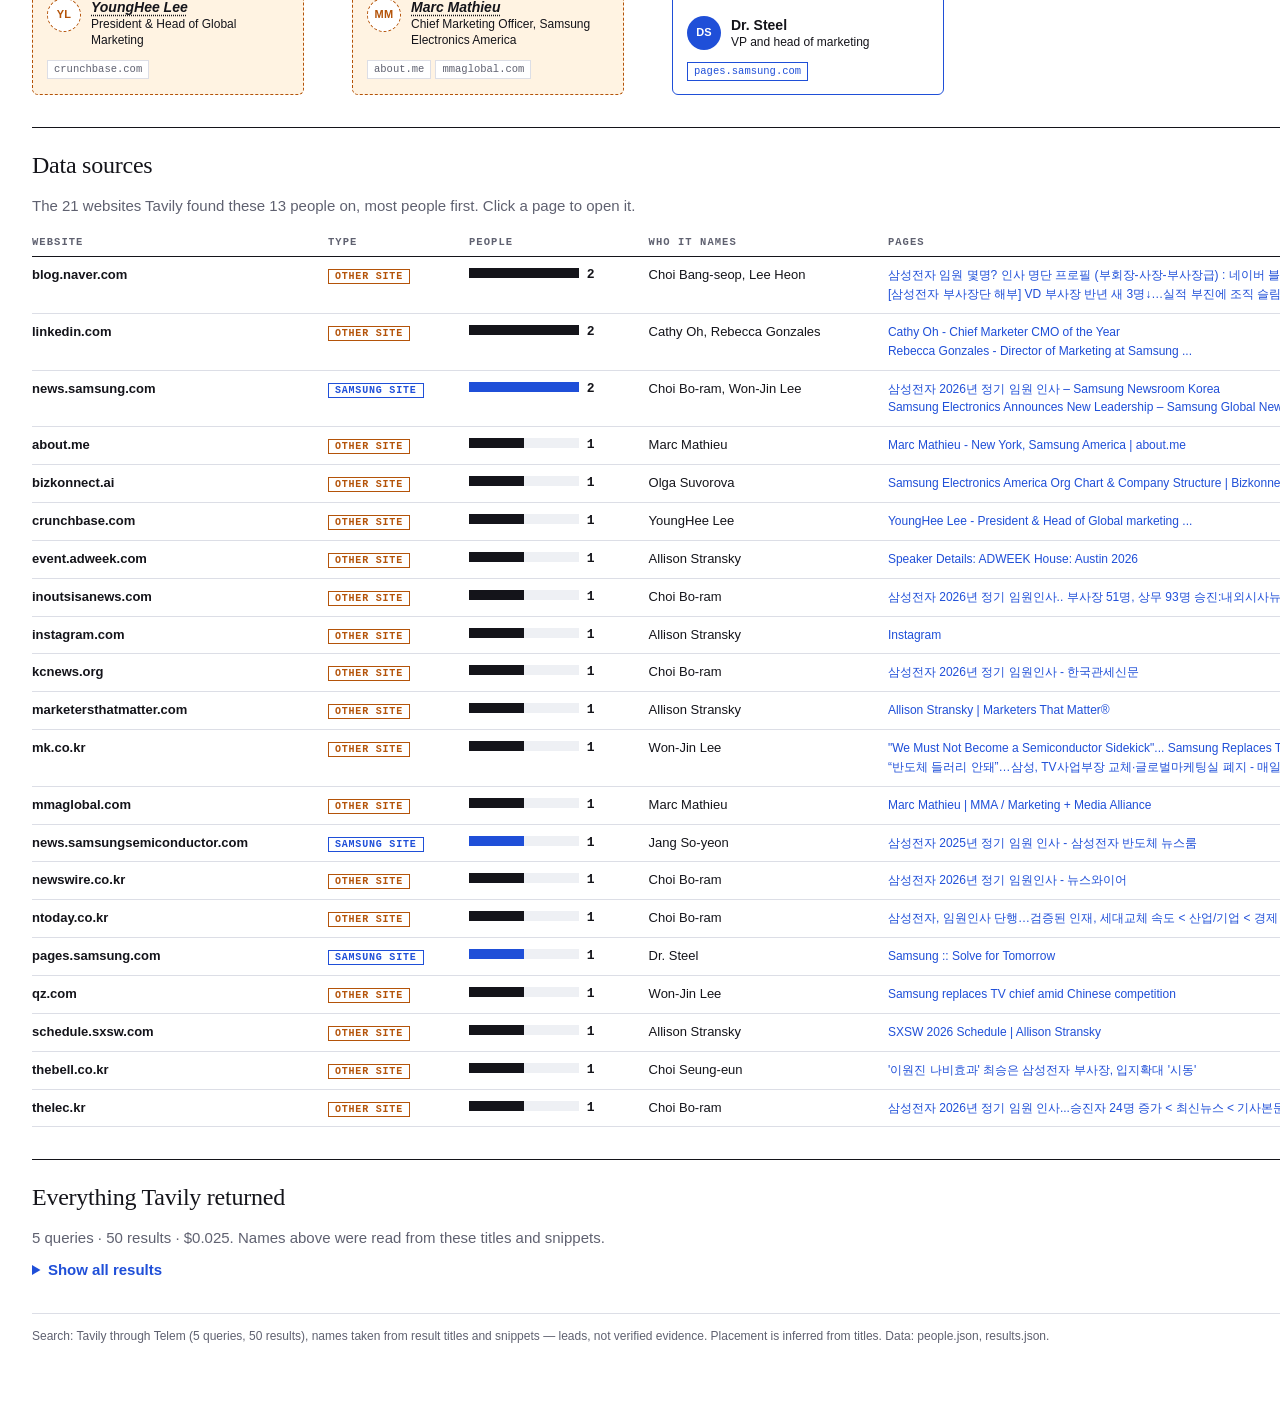
<file: experiment/tavily-samsung-marketing-orgchart/tavily-marketing-orgchart.html>
<!doctype html><html lang="en"><head><meta charset="utf-8"><meta name="viewport" content="width=1680">
<title>Tavily Samsung Marketing Chart</title><style>
:root {
  --ink: #14141a; --grey: #5f6170; --hair: #dcdee6; --paper: #ffffff; --wire: #8a8da0;
  --blue: #1f4fd8; --wash: #eef2fd; --org: #b45309; --org-bg: #fff3e2; --unk: #6b6e80; --unk-bg: #eceef3;
  --serif: Georgia, "Times New Roman", "AppleMyungjo", "Batang", serif;
  --sans: Arial, "Helvetica Neue", "Apple SD Gothic Neo", "Malgun Gothic", sans-serif;
  --mono: ui-monospace, SFMono-Regular, Menlo, Consolas, "Apple SD Gothic Neo", "Malgun Gothic", monospace;
  --colw: 272px; --gap: 48px; --drop: 24px; --line: 2px;
}
* { box-sizing: border-box; }
html, body { margin: 0; background: var(--paper); color: var(--ink); }
body { font-family: var(--sans); font-size: 15px; line-height: 1.45; -webkit-print-color-adjust: exact; print-color-adjust: exact; }
.page { width: calc(5 * var(--colw) + 4 * var(--gap)); margin: 0 auto; padding: 48px 0 56px; display: flex; flex-direction: column; gap: 32px; }
.sr { position: absolute; width: 1px; height: 1px; overflow: hidden; clip: rect(0 0 0 0); white-space: nowrap; }

/* Header */
.top { display: grid; grid-template-columns: minmax(0, 1fr) auto; gap: 40px; align-items: end; border-bottom: 1px solid var(--ink); padding-bottom: 24px; }
.eyebrow { font-family: var(--mono); font-size: 11px; font-weight: 700; letter-spacing: .12em; text-transform: uppercase; color: var(--grey); margin: 0; }
h1 { font-family: var(--serif); font-weight: 400; font-size: 44px; line-height: 1.08; letter-spacing: -0.02em; margin: 10px 0 0; }
.lede { color: var(--grey); margin: 12px 0 0; max-width: 92ch; }
.legend { list-style: none; margin: 0; padding: 0; display: grid; grid-template-columns: auto auto; gap: 8px 22px; font-size: 12px; color: var(--grey); align-items: center; }
.legend li { display: flex; gap: 8px; align-items: center; }
.sw { display: inline-block; width: 26px; height: 16px; border-radius: 3px; flex: none; }
.sw.ok { background: #fff; border: 1.5px solid var(--blue); }
.sw.snip { background: var(--org-bg); border: 1.5px dashed var(--org); }
.sw.unk { background: var(--unk-bg); border: 1.5px dotted var(--unk); }
.lg-mk::before { content: ""; width: 8px; height: 8px; background: var(--blue); display: inline-block; }
.lg-struck { text-decoration: line-through; color: var(--ink); }

.callout { background: var(--wash); padding: 16px 22px; font-family: var(--serif); font-size: 17px; line-height: 1.5; margin: 0; }
.callout b { font-weight: 700; }

/* Chart */
.chart { position: relative; }
.root-wrap { display: flex; justify-content: center; position: relative; padding-bottom: var(--drop); }
.root-wrap::after { content: ""; position: absolute; left: calc(50% - var(--line) / 2); bottom: 0; width: var(--line); height: var(--drop); background: var(--wire); }
.root-wrap .card { width: 340px; }
.l2row { list-style: none; margin: 0; padding: var(--drop) 0 0; display: grid; grid-template-columns: repeat(5, var(--colw)); gap: var(--gap); position: relative; align-items: start; }
.l2row::before { content: ""; position: absolute; top: 0; height: var(--line); background: var(--wire);
  left: calc(var(--colw) / 2 - var(--line) / 2); right: calc(var(--colw) / 2 - var(--line) / 2); }
.col { position: relative; min-width: 0; }
.col::before { content: ""; position: absolute; top: calc(-1 * var(--drop)); left: calc(var(--colw) / 2 - var(--line) / 2); width: var(--line); height: var(--drop); background: var(--wire); }

/* Vertical child stacks with a left spine. --ind: indent of child cards; --sx: spine x */
.kids { --ind: 36px; --sx: 18px; --stub: 30px; --vg: 14px; list-style: none; margin: 0; padding: var(--vg) 0 0 var(--ind); display: flex; flex-direction: column; gap: var(--vg); }
.kids.sub { --ind: 32px; --sx: 16px; }
.kids > li { position: relative; }
.kids > li::before { content: ""; position: absolute; left: calc(var(--sx) - var(--ind) - var(--line) / 2); top: var(--stub); width: calc(var(--ind) - var(--sx) + var(--line) / 2); height: var(--line); background: var(--wire); }
.kids > li::after { content: ""; position: absolute; left: calc(var(--sx) - var(--ind) - var(--line) / 2); width: var(--line); background: var(--wire); top: calc(-1 * var(--vg)); bottom: calc(-1 * var(--vg)); }
.kids > li:last-child::after { bottom: auto; height: calc(var(--vg) + var(--stub) + var(--line)); }
.kids > li > .card { width: calc(var(--colw) - 36px); }
.kids.sub > li > .card { width: calc(var(--colw) - 36px - 32px); }

/* Cards */
.card { position: relative; background: #fff; border: 1px solid var(--hair); border-radius: 6px; padding: 12px 14px 13px; display: flex; flex-direction: column; gap: 3px; break-inside: avoid; }
.c-ok { border: 1.5px solid var(--blue); }
.c-snip { background: var(--org-bg); border: 1.5px dashed var(--org); }
.c-unk { background: var(--unk-bg); border: 1.5px dotted var(--unk); }
.c-root { background: var(--ink); color: #fff; border: 1.5px solid var(--ink); }
.c-root .uk, .c-root .kr, .c-root .role { color: #c9cbd6; }
.c-root .ut { font-size: 16px; }
.pill { align-self: flex-start; font-family: var(--mono); font-size: 10px; font-weight: 700; text-transform: uppercase; letter-spacing: .08em; border-radius: 999px; padding: 2px 9px; margin-bottom: 6px; white-space: nowrap; line-height: 1.5; }
.p-ok { background: var(--blue); color: #fff; border: 1px solid var(--blue); }
.p-snip { background: #fff; color: var(--org); border: 1px solid var(--org); }
.p-unk { background: #fff; color: var(--grey); border: 1px solid var(--unk); }
.c-root .p-ok { border-color: #fff; }
.ut { font-size: 14px; font-weight: 700; margin: 0; line-height: 1.3; }
.ut.mk::before { content: ""; display: inline-block; width: 8px; height: 8px; background: var(--blue); margin-right: 7px; vertical-align: 1px; }
.c-root .ut.mk::before { background: #fff; }
.ut.struck { text-decoration: line-through; text-decoration-thickness: 1.5px; }
.uk { font-size: 12px; color: var(--grey); }
.person { display: flex; gap: 10px; align-items: flex-start; margin-top: 9px; }
.pp { display: flex; flex-direction: column; min-width: 0; }
.nm { font-weight: 700; font-size: 14px; line-height: 1.3; }
.kr { font-size: 12px; color: var(--grey); }
.role { font-size: 12px; line-height: 1.35; }
.c-snip .nm { font-style: italic; text-decoration: underline dotted; text-decoration-thickness: 1.5px; text-underline-offset: 3px; }
.c-unk .nm { font-weight: 400; color: var(--grey); }
.av { flex: none; width: 34px; height: 34px; border-radius: 50%; display: grid; place-items: center; font-family: var(--sans); font-size: 11px; font-weight: 700; letter-spacing: .02em; }
.av-ok { background: var(--blue); color: #fff; }
.av-root { background: var(--blue); color: #fff; box-shadow: 0 0 0 1.5px #fff; }
.av-snip { background: #fff; color: var(--org); border: 1.5px dashed var(--org); }
.av-unk { background: #c9ccd6; color: var(--ink); font-size: 15px; }
.av-vac { background: #fff; color: var(--grey); border: 1.5px dotted var(--unk); font-size: 15px; }
.note { font-size: 12px; color: var(--grey); margin: 7px 0 0; line-height: 1.4; }

/* Panels */
.cols2 { display: grid; grid-template-columns: 1fr 1fr; gap: 64px; border-top: 1px solid var(--ink); padding-top: 22px; }
h2 { font-family: var(--serif); font-weight: 400; font-size: 24px; letter-spacing: -0.01em; margin: 0 0 12px; }
.tl { margin: 0; display: grid; grid-template-columns: 110px minmax(0, 1fr); }
.tl dt, .tl dd { margin: 0; padding: 10px 0; border-bottom: 1px solid var(--hair); }
.tl dt { font-family: var(--mono); font-size: 12px; font-weight: 700; color: var(--grey); padding-top: 12px; }
.gaps { list-style: none; margin: 0; padding: 0; }
.gaps li { padding: 10px 0 10px 18px; border-bottom: 1px solid var(--hair); position: relative; }
.gaps li::before { content: ""; position: absolute; left: 2px; top: 18px; width: 6px; height: 6px; background: var(--ink); border-radius: 50%; }
footer { font-size: 12px; color: var(--grey); border-top: 1px solid var(--hair); padding-top: 14px; }

@media screen and (max-width: 1640px) { body { overflow-x: auto; } .page { margin: 0 32px; } }
@media print { @page { size: 1680px 2200px; margin: 24px; } .page { padding-top: 0; } }

.c-own { border: 1.5px solid var(--blue); }
.c-other { background: var(--org-bg); border: 1.5px dashed var(--org); }
.plain { background: #fff; border: 1px solid var(--hair); }
.p-own { background: var(--blue); color: #fff; border: 1px solid var(--blue); }
.p-other { background: #fff; color: var(--org); border: 1px solid var(--org); }
.av-own { background: var(--blue); color: #fff; }
.av-other { background: #fff; color: var(--org); border: 1.5px dashed var(--org); }
.c-other .nm { font-style: italic; text-decoration: underline dotted; text-underline-offset: 3px; }
.ut.mk::before { content: ""; display: inline-block; width: 8px; height: 8px; background: var(--blue); margin-right: 7px; vertical-align: 1px; }
.srcs { display: flex; flex-wrap: wrap; gap: 4px; margin-top: 8px; }
.src { font-family: var(--mono); font-size: 10.5px; border: 1px solid var(--hair); padding: 1px 6px; color: var(--grey); background: #fff; text-decoration: none; }
.src.own { border-color: var(--blue); color: var(--blue); }
.former { border-top: 1px solid var(--ink); padding-top: 20px; }
.former .row { display: grid; grid-template-columns: repeat(3, 272px); gap: 48px; margin-top: 12px; }
.block { border-top: 1px solid var(--ink); padding-top: 20px; }
.tw { overflow-x: auto; margin-top: 12px; }
table.st { border-collapse: collapse; width: 100%; font-size: 13px; }
.st th { text-align: left; font: 700 10.5px var(--mono); letter-spacing: .1em; text-transform: uppercase; color: var(--grey); padding: 8px 14px 8px 0; border-bottom: 1px solid var(--ink); }
.st td { padding: 9px 14px 9px 0; border-bottom: 1px solid var(--hair); vertical-align: top; }
.st td a { color: var(--blue); text-decoration: none; font-size: 12px; }
.st .num { white-space: nowrap; font-family: var(--mono); font-weight: 700; }
.tag { font: 700 10px var(--mono); letter-spacing: .08em; text-transform: uppercase; padding: 1px 6px; border: 1px solid; white-space: nowrap; }
.tag.own { color: var(--blue); } .tag.oth { color: var(--org); }
details summary { cursor: pointer; color: var(--blue); font-weight: 700; margin-top: 10px; }
.block h3 { font: 400 19px Georgia, serif; margin: 22px 0 6px; } .qm { font: 700 10.5px var(--mono); color: var(--grey); letter-spacing: .08em; text-transform: uppercase; }
ol.hits { list-style: none; margin: 0; padding: 0; }
.hits li { display: grid; grid-template-columns: 36px minmax(0, 1fr); gap: 10px; padding: 8px 0; border-bottom: 1px solid var(--hair); font-size: 13px; }
.hits a { color: var(--ink); font-weight: 700; text-decoration: none; } .rk { font: 700 12px var(--mono); color: var(--grey); }
.hu { font: 11px var(--mono); color: var(--grey); } .sn { margin: 3px 0 0; color: var(--grey); }
.kpis { display: flex; gap: 0; border-top: 1px solid var(--hair); border-bottom: 1px solid var(--hair); }
.kpis div { padding: 12px 32px 12px 0; margin-right: 32px; border-right: 1px solid var(--hair); }
.kpis div:last-child { border-right: 0; }
.kpis b { display: block; font: 400 30px Georgia, serif; }
.kpis span { font: 700 10.5px var(--mono); letter-spacing: .1em; text-transform: uppercase; color: var(--grey); }
</style></head><body><div class="page">
<header class="top"><div>
  <p class="eyebrow">Sourcemap experiment · Tavily search only · 2026-11-14</p>
  <h1>Samsung Electronics marketing people Tavily found</h1>
  <p class="lede">The 13 marketing people named in Tavily's 50 results, placed where their titles put them. Who sits under whom is inferred from titles; every card lists the websites Tavily found the person on.</p>
</div>
<ul class="legend"><li><span class="pill p-own" style="margin:0">✓ Samsung site</span></li><li>Named on a Samsung website</li>
<li><span class="pill p-other" style="margin:0">◐ Other sites</span></li><li>Named only by other websites</li>
<li class="lg-mk">Marketing unit</li><li><span class="lg-struck">Struck-through</span>&nbsp;= downsized</li></ul></header>
<div class="kpis"><div><b>13</b><span>marketing people</span></div><div><b>10</b><span>in current roles</span></div>
<div><b>4</b><span>named on a Samsung site</span></div><div><b>9</b><span>only on other sites</span></div><div><b>21</b><span>data sources</span></div></div>
<section class="chart" aria-label="Org chart">
  <div class="root-wrap"><article class="card plain"><h3 class="ut">Samsung Electronics · DX Division</h3><span class=uk>디바이스경험(DX)부문</span><p class="note">Phones, TVs, appliances. Head: TM Roh (Tae-Moon Roh), President &amp; CEO — named on samsung.com.</p></article></div>
  <ul class="l2row"><li class="col"><article class="card plain"><h3 class="ut mk struck">Global Marketing Office</h3><span class=uk>글로벌마케팅실</span><p class="note">Downsized May 2026. Last head Won-Jin Lee moved to run VD (see VD column).</p></article><ul class="kids"><li><article class="card c-other"><h3 class="ut mk">Global Brand Center</h3><span class=uk>글로벌브랜드센터</span><span class="pill p-other">◐ Other sites · 1</span><div class="person"><span class="av av-other" aria-hidden="true">CSE</span><div class="pp"><span class="nm">Choi Seung-eun</span><span class=kr>최승은</span><span class="role">VP, head — the Global Marketing Office&#x27;s successor</span></div></div><div class="srcs"><a class="src" href="https://m.thebell.co.kr/m/newsview.asp?newskey=202605071710169760109115" target="_blank" rel="noopener">thebell.co.kr</a></div></article><ul class="kids sub"><li><article class="card c-own"><h3 class="ut mk">Brand Marketing Group</h3><span class=uk>브랜드마케팅그룹</span><span class="pill p-own">✓ Samsung site</span><div class="person"><span class="av av-own" aria-hidden="true">CBR</span><div class="pp"><span class="nm">Choi Bo-ram</span><span class=kr>최보람</span><span class="role">Managing Director (상무), group head</span></div></div><div class="srcs"><a class="src" href="https://www.inoutsisanews.com/19470" target="_blank" rel="noopener">inoutsisanews.com</a> <a class="src own" href="https://news.samsung.com/kr/%EC%82%BC%EC%84%B1%EC%A0%84%EC%9E%90-2026%EB%85%84-%EC%A0%95%EA%B8%B0-%EC%9E%84%EC%9B%90-%EC%9D%B8%EC%82%AC" target="_blank" rel="noopener">news.samsung.com</a> <a class="src" href="https://www.newswire.co.kr/newsRead.php?no=1023853" target="_blank" rel="noopener">newswire.co.kr</a> <a class="src" href="https://www.thelec.kr/news/articleView.html?idxno=44306" target="_blank" rel="noopener">thelec.kr</a> <a class="src" href="https://www.ntoday.co.kr/news/articleView.html?idxno=122092" target="_blank" rel="noopener">ntoday.co.kr</a> <a class="src" href="http://www.kcnews.org/news/articleView.html?idxno=12706" target="_blank" rel="noopener">kcnews.org</a></div></article></li></ul></li></ul></li><li class="col"><article class="card plain"><h3 class="ut">MX Business (Mobile)</h3><span class=uk>MX사업부</span><p class="note">Smartphones and tablets.</p></article><ul class="kids"><li><article class="card c-other"><h3 class="ut mk">Strategic Marketing Office</h3><span class=uk>전략마케팅실</span><span class="pill p-other">◐ Other sites · 1</span><div class="person"><span class="av av-other" aria-hidden="true">CBS</span><div class="pp"><span class="nm">Choi Bang-seop</span><span class=kr>최방섭</span><span class="role">VP, office head (부사장, 전략마케팅실장)</span></div></div><div class="srcs"><a class="src" href="https://m.blog.naver.com/for_my_blog/222792732796" target="_blank" rel="noopener">blog.naver.com</a></div></article></li></ul></li><li class="col"><article class="card c-own"><h3 class="ut">VD Business (TVs)</h3><span class=uk>VD사업부</span><span class="pill p-own">✓ Samsung site</span><div class="person"><span class="av av-own" aria-hidden="true">WJL</span><div class="pp"><span class="nm">Won-Jin Lee</span><span class="role">President, business head since May 2026; ex-head of Global Marketing</span></div></div><div class="srcs"><a class="src" href="https://www.mk.co.kr/en/business/12034800" target="_blank" rel="noopener">mk.co.kr</a> <a class="src" href="https://qz.com/samsung-tv-chief-replaced-marketing-executive-chinese-competition-050426" target="_blank" rel="noopener">qz.com</a> <a class="src own" href="https://news.samsung.com/global/samsung-electronics-announces-new-leadership-3" target="_blank" rel="noopener">news.samsung.com</a></div></article><ul class="kids"><li><article class="card c-other"><h3 class="ut mk">Strategic Marketing Team</h3><span class=uk>전략마케팅팀</span><span class="pill p-other">◐ Other sites · 1</span><div class="person"><span class="av av-other" aria-hidden="true">LH</span><div class="pp"><span class="nm">Lee Heon</span><span class=kr>이헌</span><span class="role">VP, team head (부사장, 전략마케팅팀장)</span></div></div><div class="srcs"><a class="src" href="https://m.blog.naver.com/dealsite/224426100564" target="_blank" rel="noopener">blog.naver.com</a></div></article></li></ul></li><li class="col"><article class="card plain"><h3 class="ut">Korea Region</h3><span class=uk>한국총괄</span><p class="note">Sales and marketing in Korea.</p></article><ul class="kids"><li><article class="card c-own"><h3 class="ut mk">Marketing Team</h3><span class=uk>마케팅팀</span><span class="pill p-own">✓ Samsung site</span><div class="person"><span class="av av-own" aria-hidden="true">JSY</span><div class="pp"><span class="nm">Jang So-yeon</span><span class=kr>장소연</span><span class="role">VP, deputy team head (부사장, 부팀장)</span></div></div><div class="srcs"><a class="src own" href="https://news.samsungsemiconductor.com/kr/%EC%82%BC%EC%84%B1%EC%A0%84%EC%9E%90-2025%EB%85%84-%EC%A0%95%EA%B8%B0-%EC%9E%84%EC%9B%90-%EC%9D%B8%EC%82%AC" target="_blank" rel="noopener">news.samsungsemiconductor.com</a></div></article></li></ul></li><li class="col"><article class="card plain"><h3 class="ut">Samsung Electronics America</h3><span class=uk>미주</span><p class="note">US subsidiary.</p></article><ul class="kids"><li><article class="card c-other"><h3 class="ut mk">Corporate Marketing</h3><span class="pill p-other">◐ Other sites · 4</span><div class="person"><span class="av av-other" aria-hidden="true">AS</span><div class="pp"><span class="nm">Allison Stransky</span><span class="role">VP &amp; Chief Marketing Officer</span></div></div><p class="note">Reported leaving for Boston Beer.</p><div class="srcs"><a class="src" href="https://www.marketersthatmatter.com/innovators/allison-stransky" target="_blank" rel="noopener">marketersthatmatter.com</a> <a class="src" href="https://event.adweek.com/awh-austin-2026/speaker/2153632/allison-stransky" target="_blank" rel="noopener">event.adweek.com</a> <a class="src" href="https://www.instagram.com/p/DdMP9IeAVDO" target="_blank" rel="noopener">instagram.com</a> <a class="src" href="https://schedule.sxsw.com/2026/contributors/2214671" target="_blank" rel="noopener">schedule.sxsw.com</a></div></article></li><li><article class="card c-other"><h3 class="ut mk">Mobile (MX) Marketing</h3><span class="pill p-other">◐ Other sites · 1</span><div class="person"><span class="av av-other" aria-hidden="true">OS</span><div class="pp"><span class="nm">Olga Suvorova</span><span class="role">Chief Marketing Officer, Mobile Experience</span></div></div><div class="srcs"><a class="src" href="https://www.bizkonnect.ai/companies/samsung-electronics-america" target="_blank" rel="noopener">bizkonnect.ai</a></div></article></li><li><article class="card c-other"><h3 class="ut mk">TV &amp; Mobile Services, Advertising</h3><span class="pill p-other">◐ Other sites · 1</span><div class="person"><span class="av av-other" aria-hidden="true">CO</span><div class="pp"><span class="nm">Cathy Oh</span><span class="role">Marketing Officer</span></div></div><div class="srcs"><a class="src" href="https://www.linkedin.com/in/cathyoh" target="_blank" rel="noopener">linkedin.com</a></div></article></li><li><article class="card c-other"><h3 class="ut mk">Marketing</h3><span class="pill p-other">◐ Other sites · 1</span><div class="person"><span class="av av-other" aria-hidden="true">RG</span><div class="pp"><span class="nm">Rebecca Gonzales</span><span class="role">Director of Marketing</span></div></div><div class="srcs"><a class="src" href="https://www.linkedin.com/in/rebecca-gonzales-2bba87151" target="_blank" rel="noopener">linkedin.com</a></div></article></li></ul></li></ul>
</section>
<section class="former"><h2>Earlier marketing heads Tavily also found</h2><p class="lede" style="margin-top:4px">Past roles: shown for context, not part of today's chart.</p>
<div class="row"><article class="card c-other"><h3 class="ut mk">Global Marketing (until 2024)</h3><span class="pill p-other">◐ Other sites · 1</span><div class="person"><span class="av av-other" aria-hidden="true">YL</span><div class="pp"><span class="nm">YoungHee Lee</span><span class="role">President &amp; Head of Global Marketing</span></div></div><div class="srcs"><a class="src" href="https://www.crunchbase.com/person/younghee-lee" target="_blank" rel="noopener">crunchbase.com</a></div></article><article class="card c-other"><h3 class="ut mk">America CMO (earlier)</h3><span class="pill p-other">◐ Other sites · 2</span><div class="person"><span class="av av-other" aria-hidden="true">MM</span><div class="pp"><span class="nm">Marc Mathieu</span><span class="role">Chief Marketing Officer, Samsung Electronics America</span></div></div><div class="srcs"><a class="src" href="https://about.me/marcmathieu" target="_blank" rel="noopener">about.me</a> <a class="src" href="https://mmaglobal.com/speakers/marc-mathieu" target="_blank" rel="noopener">mmaglobal.com</a></div></article><article class="card c-own"><h3 class="ut mk">Digital Media marketing (2002–2007)</h3><span class="pill p-own">✓ Samsung site</span><div class="person"><span class="av av-own" aria-hidden="true">DS</span><div class="pp"><span class="nm">Dr. Steel</span><span class="role">VP and head of marketing</span></div></div><div class="srcs"><a class="src own" href="https://pages.samsung.com/us/solvefortomorrow/judges_fb.html" target="_blank" rel="noopener">pages.samsung.com</a></div></article></div></section>
<section class="block"><h2>Data sources</h2><p class="lede" style="margin-top:4px">The 21 websites Tavily found these 13 people on, most people first. Click a page to open it.</p><div class="tw"><table class="st"><thead><tr><th>Website</th><th>Type</th><th>People</th><th>Who it names</th><th>Pages</th></tr></thead><tbody><tr><td><b>blog.naver.com</b></td><td><span class="tag oth">Other site</span></td><td class="num"><svg width="110" height="10" aria-hidden="true"><rect width="110" height="10" fill="#eef0f4"/><rect width="110" height="10" fill="#14141a"/></svg> 2</td><td>Choi Bang-seop, Lee Heon</td><td><a href="https://m.blog.naver.com/for_my_blog/222792732796" target=_blank rel=noopener>삼성전자 임원 몇명? 인사 명단 프로필 (부회장-사장-부사장급) : 네이버 블로그</a><br><a href="https://m.blog.naver.com/dealsite/224426100564" target=_blank rel=noopener>[삼성전자 부사장단 해부] VD 부사장 반년 새 3명↓…실적 부진에 조직 슬림화 예고 : 네이버 블로그</a></td></tr><tr><td><b>linkedin.com</b></td><td><span class="tag oth">Other site</span></td><td class="num"><svg width="110" height="10" aria-hidden="true"><rect width="110" height="10" fill="#eef0f4"/><rect width="110" height="10" fill="#14141a"/></svg> 2</td><td>Cathy Oh, Rebecca Gonzales</td><td><a href="https://www.linkedin.com/in/cathyoh" target=_blank rel=noopener>Cathy Oh - Chief Marketer CMO of the Year</a><br><a href="https://www.linkedin.com/in/rebecca-gonzales-2bba87151" target=_blank rel=noopener>Rebecca Gonzales - Director of Marketing at Samsung ...</a></td></tr><tr><td><b>news.samsung.com</b></td><td><span class="tag own">Samsung site</span></td><td class="num"><svg width="110" height="10" aria-hidden="true"><rect width="110" height="10" fill="#eef0f4"/><rect width="110" height="10" fill="#1f4fd8"/></svg> 2</td><td>Choi Bo-ram, Won-Jin Lee</td><td><a href="https://news.samsung.com/kr/%EC%82%BC%EC%84%B1%EC%A0%84%EC%9E%90-2026%EB%85%84-%EC%A0%95%EA%B8%B0-%EC%9E%84%EC%9B%90-%EC%9D%B8%EC%82%AC" target=_blank rel=noopener>삼성전자 2026년 정기 임원 인사 – Samsung Newsroom Korea</a><br><a href="https://news.samsung.com/global/samsung-electronics-announces-new-leadership-3" target=_blank rel=noopener>Samsung Electronics Announces New Leadership – Samsung Global Newsroom</a></td></tr><tr><td><b>about.me</b></td><td><span class="tag oth">Other site</span></td><td class="num"><svg width="110" height="10" aria-hidden="true"><rect width="110" height="10" fill="#eef0f4"/><rect width="55" height="10" fill="#14141a"/></svg> 1</td><td>Marc Mathieu</td><td><a href="https://about.me/marcmathieu" target=_blank rel=noopener>Marc Mathieu - New York, Samsung America | about.me</a></td></tr><tr><td><b>bizkonnect.ai</b></td><td><span class="tag oth">Other site</span></td><td class="num"><svg width="110" height="10" aria-hidden="true"><rect width="110" height="10" fill="#eef0f4"/><rect width="55" height="10" fill="#14141a"/></svg> 1</td><td>Olga Suvorova</td><td><a href="https://www.bizkonnect.ai/companies/samsung-electronics-america" target=_blank rel=noopener>Samsung Electronics America Org Chart &amp; Company Structure | Bizkonnect</a></td></tr><tr><td><b>crunchbase.com</b></td><td><span class="tag oth">Other site</span></td><td class="num"><svg width="110" height="10" aria-hidden="true"><rect width="110" height="10" fill="#eef0f4"/><rect width="55" height="10" fill="#14141a"/></svg> 1</td><td>YoungHee Lee</td><td><a href="https://www.crunchbase.com/person/younghee-lee" target=_blank rel=noopener>YoungHee Lee - President &amp; Head of Global marketing ...</a></td></tr><tr><td><b>event.adweek.com</b></td><td><span class="tag oth">Other site</span></td><td class="num"><svg width="110" height="10" aria-hidden="true"><rect width="110" height="10" fill="#eef0f4"/><rect width="55" height="10" fill="#14141a"/></svg> 1</td><td>Allison Stransky</td><td><a href="https://event.adweek.com/awh-austin-2026/speaker/2153632/allison-stransky" target=_blank rel=noopener>Speaker Details: ADWEEK House: Austin 2026</a></td></tr><tr><td><b>inoutsisanews.com</b></td><td><span class="tag oth">Other site</span></td><td class="num"><svg width="110" height="10" aria-hidden="true"><rect width="110" height="10" fill="#eef0f4"/><rect width="55" height="10" fill="#14141a"/></svg> 1</td><td>Choi Bo-ram</td><td><a href="https://www.inoutsisanews.com/19470" target=_blank rel=noopener>삼성전자 2026년 정기 임원인사.. 부사장 51명, 상무 93명 승진:내외시사뉴스 inoutsisanews.com</a></td></tr><tr><td><b>instagram.com</b></td><td><span class="tag oth">Other site</span></td><td class="num"><svg width="110" height="10" aria-hidden="true"><rect width="110" height="10" fill="#eef0f4"/><rect width="55" height="10" fill="#14141a"/></svg> 1</td><td>Allison Stransky</td><td><a href="https://www.instagram.com/p/DdMP9IeAVDO" target=_blank rel=noopener>Instagram</a></td></tr><tr><td><b>kcnews.org</b></td><td><span class="tag oth">Other site</span></td><td class="num"><svg width="110" height="10" aria-hidden="true"><rect width="110" height="10" fill="#eef0f4"/><rect width="55" height="10" fill="#14141a"/></svg> 1</td><td>Choi Bo-ram</td><td><a href="http://www.kcnews.org/news/articleView.html?idxno=12706" target=_blank rel=noopener>삼성전자 2026년 정기 임원인사 - 한국관세신문</a></td></tr><tr><td><b>marketersthatmatter.com</b></td><td><span class="tag oth">Other site</span></td><td class="num"><svg width="110" height="10" aria-hidden="true"><rect width="110" height="10" fill="#eef0f4"/><rect width="55" height="10" fill="#14141a"/></svg> 1</td><td>Allison Stransky</td><td><a href="https://www.marketersthatmatter.com/innovators/allison-stransky" target=_blank rel=noopener>Allison Stransky | Marketers That Matter®</a></td></tr><tr><td><b>mk.co.kr</b></td><td><span class="tag oth">Other site</span></td><td class="num"><svg width="110" height="10" aria-hidden="true"><rect width="110" height="10" fill="#eef0f4"/><rect width="55" height="10" fill="#14141a"/></svg> 1</td><td>Won-Jin Lee</td><td><a href="https://www.mk.co.kr/en/business/12034800" target=_blank rel=noopener>&quot;We Must Not Become a Semiconductor Sidekick&quot;... Samsung Replaces TV Division Head and Abo</a><br><a href="https://www.mk.co.kr/news/business/12034800" target=_blank rel=noopener>“반도체 들러리 안돼”…삼성, TV사업부장 교체·글로벌마케팅실 폐지 - 매일경제</a></td></tr><tr><td><b>mmaglobal.com</b></td><td><span class="tag oth">Other site</span></td><td class="num"><svg width="110" height="10" aria-hidden="true"><rect width="110" height="10" fill="#eef0f4"/><rect width="55" height="10" fill="#14141a"/></svg> 1</td><td>Marc Mathieu</td><td><a href="https://mmaglobal.com/speakers/marc-mathieu" target=_blank rel=noopener>Marc Mathieu | MMA / Marketing + Media Alliance</a></td></tr><tr><td><b>news.samsungsemiconductor.com</b></td><td><span class="tag own">Samsung site</span></td><td class="num"><svg width="110" height="10" aria-hidden="true"><rect width="110" height="10" fill="#eef0f4"/><rect width="55" height="10" fill="#1f4fd8"/></svg> 1</td><td>Jang So-yeon</td><td><a href="https://news.samsungsemiconductor.com/kr/%EC%82%BC%EC%84%B1%EC%A0%84%EC%9E%90-2025%EB%85%84-%EC%A0%95%EA%B8%B0-%EC%9E%84%EC%9B%90-%EC%9D%B8%EC%82%AC" target=_blank rel=noopener>삼성전자 2025년 정기 임원 인사 - 삼성전자 반도체 뉴스룸</a></td></tr><tr><td><b>newswire.co.kr</b></td><td><span class="tag oth">Other site</span></td><td class="num"><svg width="110" height="10" aria-hidden="true"><rect width="110" height="10" fill="#eef0f4"/><rect width="55" height="10" fill="#14141a"/></svg> 1</td><td>Choi Bo-ram</td><td><a href="https://www.newswire.co.kr/newsRead.php?no=1023853" target=_blank rel=noopener>삼성전자 2026년 정기 임원인사 - 뉴스와이어</a></td></tr><tr><td><b>ntoday.co.kr</b></td><td><span class="tag oth">Other site</span></td><td class="num"><svg width="110" height="10" aria-hidden="true"><rect width="110" height="10" fill="#eef0f4"/><rect width="55" height="10" fill="#14141a"/></svg> 1</td><td>Choi Bo-ram</td><td><a href="https://www.ntoday.co.kr/news/articleView.html?idxno=122092" target=_blank rel=noopener>삼성전자, 임원인사 단행…검증된 인재, 세대교체 속도 &lt; 산업/기업 &lt; 경제 &lt; 기사본문 - 투데이신문</a></td></tr><tr><td><b>pages.samsung.com</b></td><td><span class="tag own">Samsung site</span></td><td class="num"><svg width="110" height="10" aria-hidden="true"><rect width="110" height="10" fill="#eef0f4"/><rect width="55" height="10" fill="#1f4fd8"/></svg> 1</td><td>Dr. Steel</td><td><a href="https://pages.samsung.com/us/solvefortomorrow/judges_fb.html" target=_blank rel=noopener>Samsung :: Solve for Tomorrow</a></td></tr><tr><td><b>qz.com</b></td><td><span class="tag oth">Other site</span></td><td class="num"><svg width="110" height="10" aria-hidden="true"><rect width="110" height="10" fill="#eef0f4"/><rect width="55" height="10" fill="#14141a"/></svg> 1</td><td>Won-Jin Lee</td><td><a href="https://qz.com/samsung-tv-chief-replaced-marketing-executive-chinese-competition-050426" target=_blank rel=noopener>Samsung replaces TV chief amid Chinese competition</a></td></tr><tr><td><b>schedule.sxsw.com</b></td><td><span class="tag oth">Other site</span></td><td class="num"><svg width="110" height="10" aria-hidden="true"><rect width="110" height="10" fill="#eef0f4"/><rect width="55" height="10" fill="#14141a"/></svg> 1</td><td>Allison Stransky</td><td><a href="https://schedule.sxsw.com/2026/contributors/2214671" target=_blank rel=noopener>SXSW 2026 Schedule | Allison Stransky</a></td></tr><tr><td><b>thebell.co.kr</b></td><td><span class="tag oth">Other site</span></td><td class="num"><svg width="110" height="10" aria-hidden="true"><rect width="110" height="10" fill="#eef0f4"/><rect width="55" height="10" fill="#14141a"/></svg> 1</td><td>Choi Seung-eun</td><td><a href="https://m.thebell.co.kr/m/newsview.asp?newskey=202605071710169760109115" target=_blank rel=noopener>&#x27;이원진 나비효과&#x27; 최승은 삼성전자 부사장, 입지확대 &#x27;시동&#x27;</a></td></tr><tr><td><b>thelec.kr</b></td><td><span class="tag oth">Other site</span></td><td class="num"><svg width="110" height="10" aria-hidden="true"><rect width="110" height="10" fill="#eef0f4"/><rect width="55" height="10" fill="#14141a"/></svg> 1</td><td>Choi Bo-ram</td><td><a href="https://www.thelec.kr/news/articleView.html?idxno=44306" target=_blank rel=noopener>삼성전자 2026년 정기 임원 인사...승진자 24명 증가 &lt; 최신뉴스 &lt; 기사본문 - 디일렉(THE ELEC)</a></td></tr></tbody></table></div></section>
<section class="block"><h2>Everything Tavily returned</h2><p class="lede" style="margin-top:4px">5 queries · 50 results · $0.025. Names above were read from these titles and snippets.</p><details><summary>Show all results</summary><h3>“Samsung Electronics marketing department org chart” <span class="qm">10 results · 912 ms</span></h3><ol class="hits"><li><span class="rk">#1</span><div><a href="https://www.bizkonnect.ai/companies/samsung-electronics-america" target="_blank" rel="noopener">Samsung Electronics America Org Chart &amp; Company Structure | Bizkonnect</a><div class="hu">www.bizkonnect.ai</div><p class="sn">Since 2025 Olga SuvorovaOS Olga Suvorova Chief Marketing Officer, Mobile Experience Business Leader of the 100+ Marketing organization across Strategy and Insights, Product and Brand Marketing, Creative, Media and Growth, Partner Marketing, Social, Influencers</p></div></li><li><span class="rk">#2</span><div><a href="https://theorg.com/org/samsung" target="_blank" rel="noopener">Samsung | The Org</a><div class="hu">theorg.com</div><p class="sn">1,764 people · 0 jobs ### Engineering and Technical Roles 1,357 people · 0 jobs ### Key Account Management 573 people · 0 jobs ### Engineering Services 438 people · 0 jobs ### Marketing and Product Management 401 people · 0 jobs ### Commercial Operations 372 p</p></div></li><li><span class="rk">#3</span><div><a href="https://www.researchgate.net/figure/Samsung-Organization-Chart-10_fig3_319585333" target="_blank" rel="noopener">Samsung Organization Chart [10] - ResearchGate</a><div class="hu">www.researchgate.net</div><p class="sn">This paper examines Samsung Electronics successful marketing strategy in the mobile phone business. The smartphone industry consists of all companies that</p></div></li><li><span class="rk">#4</span><div><a href="https://x.com/riizepage_idn/status/2007693919820370055" target="_blank" rel="noopener">RIIZE PAGE on X: &quot;Based on the organizational chart, Samsung Electronics operates as a core company under Samsung Group, overseeing multiple divisions such as Device eXperience (DX) and Device Solutions (DS). Within the DX Division, there is a Mobile eXperience (MX) unit that manages specific produ… / X</a><div class="hu">x.com</div><p class="sn">RIIZE’s Brand Ambassador role spans multiple product categories and campaigns, rather than being limited to one line in the organizational structure. In summary, when linked to the organizational chart: ▪︎ Galaxy = product brand located inside the MX division </p></div></li><li><span class="rk">#5</span><div><a href="https://edrawmind.wondershare.com/company-management/organizational-structure-of-samsung-company.html" target="_blank" rel="noopener">Organizational Structure of Samsung: A Detailed Analysis</a><div class="hu">edrawmind.wondershare.com</div><p class="sn">That divisional split is the key to understanding the Samsung organizational structure. The chart also needs to account for business units, regional organizations and corporate leadership, so readers can see how product specialization, regional execution, engi</p></div></li><li><span class="rk">#6</span><div><a href="https://www.theofficialboard.com/org-chart/samsung-electronics-1" target="_blank" rel="noopener">Samsung Electronics Org Chart + Executive Team - The Official Board</a><div class="hu">www.theofficialboard.com</div><p class="sn">See the executive team of Samsung Electronics and its org chart, featuring 729 leaders like Young Hyun Jun, Kevin Lee and Andrew Hong.</p></div></li><li><span class="rk">#7</span><div><a href="https://www.slideshare.net/slideshow/samsung-electronics-organization-management/55169660" target="_blank" rel="noopener">Samsung electronics Organization Management | PPTX</a><div class="hu">www.slideshare.net</div><p class="sn">Presentation.samsung.ppt SAMSUNG-4P-SALES COMPARISON(2015)-SWOT -(MARKETING MANAGEMENT) Samsung electronics Samsung Samsung chapter 11 Samsung electronics [...]  Price wars  Declining margins on hardware production  Saturated smartphone markets in developed</p></div></li><li><span class="rk">#8</span><div><a href="https://www.scribd.com/document/483693623/SAMSUNG" target="_blank" rel="noopener">Samsung&#x27;s Product-Type Divisional Structure | PDF | Organizational Structure | Samsung Electronics</a><div class="hu">www.scribd.com</div><p class="sn">Samsung has a product-type divisional organizational structure with three main characteristics: 1) product-type divisions such as Consumer Electronics and Device Solutions that focus on specific product categories, 2) a centralized corporate hierarchy with str</p></div></li><li><span class="rk">#9</span><div><a href="https://www.samsung.com/us/about-us/leadership-and-mission" target="_blank" rel="noopener">Leadership &amp; Mission | About Us | Samsung US</a><div class="hu">www.samsung.com</div><p class="sn">## TM Roh ㆍPresident &amp; CEO [2025~Present] ㆍHead, Device eXperience (DX) Division [2025~Present] ㆍHead, Mobile eXperience (MX) Business [2021~Present] ㆍHead, Corporate Design Center [2022~2025] ㆍHead, Mobile Communications Business [2020~2021] ㆍHead of R&amp;D, Mob</p></div></li><li><span class="rk">#10</span><div><a href="https://tavily.com/knowledge/company/lEiOPSHCpP9r" target="_blank" rel="noopener">Samsung Electronics</a><div class="hu">tavily.com</div><p class="sn"># Samsung Electronics ID: lEiOPSHCpP9r Website: www.samsung.com Legal name: Samsung Electronics Co., Ltd Headquarters: Suwon-Si, Gyeonggi-Do, South Korea LinkedIn: www.linkedin.com/company/samsung-electronics · 5,114,585 followers Industry: Computers and Elect</p></div></li></ol><h3>“Samsung Electronics marketing leadership team CMO” <span class="qm">10 results · 1051 ms</span></h3><ol class="hits"><li><span class="rk">#1</span><div><a href="https://about.me/marcmathieu" target="_blank" rel="noopener">Marc Mathieu - New York, Samsung America | about.me</a><div class="hu">about.me</div><p class="sn"># Marc Mathieu ## CMO, Samsung Electronics America in New York Read my blog Marc Mathieu is the Chief Marketing Officer of SAMSUNG Electronics USA. He has held various leadership roles in Marketing divisions of Fortune 100 &amp; Global companies such as Coca-Cola,</p></div></li><li><span class="rk">#2</span><div><a href="https://www.marketersthatmatter.com/innovators/allison-stransky" target="_blank" rel="noopener">Allison Stransky | Marketers That Matter®</a><div class="hu">www.marketersthatmatter.com</div><p class="sn">Allison Stransky is the Chief Marketing Officer at Samsung Electronics America, overseeing U.S. corporate marketing and communications focused on driving profitable revenue growth and strengthening the Samsung brand. In this role, she spearheads the “One Samsu</p></div></li><li><span class="rk">#3</span><div><a href="https://event.adweek.com/awh-austin-2026/speaker/2153632/allison-stransky" target="_blank" rel="noopener">Speaker Details: ADWEEK House: Austin 2026</a><div class="hu">event.adweek.com</div><p class="sn">Allison Stransky is the Chief Marketing Officer at Samsung Electronics America, overseeing U.S. corporate marketing and communications, Big Data, AI-led transformation, sustainability, and citizenship across the brand. Her role spans Samsung’s connected ecosys</p></div></li><li><span class="rk">#4</span><div><a href="https://mmaglobal.com/speakers/marc-mathieu" target="_blank" rel="noopener">Marc Mathieu | MMA / Marketing + Media Alliance</a><div class="hu">mmaglobal.com</div><p class="sn">Marketing + Media Alliance Come for the alliance. Stay for the impact. # Marc Mathieu Former CMO Samsung Marc Mathieu, Chief Marketing Officer at Samsung Electronics America (SEA), is a storied marketing veteran known for digital innovation and humanizing larg</p></div></li><li><span class="rk">#5</span><div><a href="https://www.linkedin.com/in/cathyoh" target="_blank" rel="noopener">Cathy Oh - Chief Marketer CMO of the Year</a><div class="hu">www.linkedin.com</div><p class="sn"># Cathy Oh Headline: Marketing Officer at Samsung Electronics | TV &amp; Mobile Services and Advertising Location: New York City Metropolitan Area United States Experience: 20 years 10 months LinkedIn: · 6,379 followers Description: Cathy Oh is a global marketing </p></div></li><li><span class="rk">#6</span><div><a href="https://www.instagram.com/p/DdMP9IeAVDO" target="_blank" rel="noopener">Instagram</a><div class="hu">www.instagram.com</div><p class="sn">Allison Stransky to Leave Samsung for CMO Role at Boston Beer Allison Stransky, the Vice President and Chief Marketing Officer of Samsung Electronics America, is set to take on a new career chapter as Chief Marketing Officer of The Boston Beer Company, effecti</p></div></li><li><span class="rk">#7</span><div><a href="https://www.linkedin.com/in/allisonroblstransky" target="_blank" rel="noopener">Allison Robl Stransky - The Boston Beer Company</a><div class="hu">www.linkedin.com</div><p class="sn">## Experience - Vice President / CMO at Samsung Electronics America (May 2023 to present) - Board Member at Helen Keller Services (HKS) (Feb 2023 to present) [...] ## Recent Activity - Shared: It&#x27;s the annual event that builds excitement for the upcoming schoo</p></div></li><li><span class="rk">#8</span><div><a href="https://news.samsung.com/us/about/executive-bios" target="_blank" rel="noopener">Executive Bios</a><div class="hu">news.samsung.com</div><p class="sn">Over the past 30+ years, Yoonie has held significant leadership roles across Samsung, most recently serving as Head of the Global Strategic Marketing Office. Previously, Yoonie led a number of businesses around the world, including Head of Samsung Electronics </p></div></li><li><span class="rk">#9</span><div><a href="https://tavily.com/knowledge/company/lEiOPSHCpP9r" target="_blank" rel="noopener">Samsung Electronics</a><div class="hu">tavily.com</div><p class="sn"># Samsung Electronics ID: lEiOPSHCpP9r Website: www.samsung.com Legal name: Samsung Electronics Co., Ltd Headquarters: Suwon-Si, Gyeonggi-Do, South Korea LinkedIn: www.linkedin.com/company/samsung-electronics · 5,114,585 followers Industry: Computers and Elect</p></div></li><li><span class="rk">#10</span><div><a href="https://schedule.sxsw.com/2026/contributors/2214671" target="_blank" rel="noopener">SXSW 2026 Schedule | Allison Stransky</a><div class="hu">schedule.sxsw.com</div><p class="sn">March 15–21, 2027 | AUSTIN, TX Badges on sale now Lock in big savings Schedule Buy Login March 15–21, 2027 | AUSTIN, TX Badges on sale now Lock in big savings Login ##### You are viewing events from 2026 Go to 2027 events ##### Sign In Sign In to start buildin</p></div></li></ol><h3>“Samsung Electronics Global Marketing Office head” <span class="qm">10 results · 1188 ms</span></h3><ol class="hits"><li><span class="rk">#1</span><div><a href="https://www.crunchbase.com/person/younghee-lee" target="_blank" rel="noopener">YoungHee Lee - President &amp; Head of Global marketing ...</a><div class="hu">www.crunchbase.com</div><p class="sn">Young-hee is based out of LeeSeoul, Seoul-t&#x27;ukpyolsi and is the President &amp; Head of Global marketing of Samsung Electronics.</p></div></li><li><span class="rk">#2</span><div><a href="https://www.mk.co.kr/en/business/12034800" target="_blank" rel="noopener">&quot;We Must Not Become a Semiconductor Sidekick&quot;... Samsung Replaces TV Division Head and Abolishes Global Marketing Office - MK</a><div class="hu">www.mk.co.kr</div><p class="sn">On the 4th, Samsung Electronics Co., Ltd. said it had appointed current Visual Display Business Division head Yong Seok-woo, president, as an aide to the head of the DX Division, and named Global Marketing Office head Won-Jin Lee, president, as the new head of</p></div></li><li><span class="rk">#3</span><div><a href="https://news.samsung.com/global/samsung-electronics-announces-new-leadership-3" target="_blank" rel="noopener">Samsung Electronics Announces New Leadership – Samsung Global Newsroom</a><div class="hu">news.samsung.com</div><p class="sn">Yong Kwan Kim, named President of Management Strategy at DS Division; previously Executive Vice President of Business Support TF Wonjin Lee, named President and Head of Global Marketing Office; previously executive advisor for Samsung Electronics President Har</p></div></li><li><span class="rk">#4</span><div><a href="https://news.samsung.com/us/about/executive-bios" target="_blank" rel="noopener">Executive Bios</a><div class="hu">news.samsung.com</div><p class="sn">Over the past 30+ years, Yoonie has held significant leadership roles across Samsung, most recently serving as Head of the Global Strategic Marketing Office. Previously, Yoonie led a number of businesses around the world, including Head of Samsung Electronics </p></div></li><li><span class="rk">#5</span><div><a href="https://qz.com/samsung-tv-chief-replaced-marketing-executive-chinese-competition-050426" target="_blank" rel="noopener">Samsung replaces TV chief amid Chinese competition</a><div class="hu">qz.com</div><p class="sn">Monday&#x27;s announcement named Won-Jin Lee as the incoming head of the Visual Display business; Lee had most recently led Samsung&#x27;s Global Marketing Office. Lee joined Samsung in 2014, having previously worked at Google$GOOGL. Outgoing chief Yong Seok-woo will sh</p></div></li><li><span class="rk">#6</span><div><a href="https://www.linkedin.com/in/yoonie-joung-%EC%A0%95%EC%9C%A4" target="_blank" rel="noopener">Yoonie Joung (정윤) - President &amp; CEO, Samsung Electronics North America</a><div class="hu">www.linkedin.com</div><p class="sn">Yoonie Joung is the President and CEO of Samsung Electronics North America, responsible for leading the region, driving growth and increasing customer loyalty to Samsung’s innovative products, technologies and AI-solutions that enhance people’s lives. Over the</p></div></li><li><span class="rk">#7</span><div><a href="https://www.linkedin.com/in/rebecca-gonzales-2bba87151" target="_blank" rel="noopener">Rebecca Gonzales - Director of Marketing at Samsung ...</a><div class="hu">www.linkedin.com</div><p class="sn">Headline: Director of Marketing at Samsung Electronics Current role: Director Of Marketing Seniority: Director, Marketing Location: Boca Raton, Florida, United States Experience: 12 years 6 months LinkedIn: · 69 followers [...] Description: Rebecca Gonzales is</p></div></li><li><span class="rk">#8</span><div><a href="https://pages.samsung.com/us/solvefortomorrow/judges_fb.html" target="_blank" rel="noopener">Samsung :: Solve for Tomorrow</a><div class="hu">pages.samsung.com</div><p class="sn">Dr. Steel joined NAHQ in the summer of 2008 after ten years at Samsung Electronics in Korea. He began his time at Samsung in the Global Strategy Group, where he managed strategy and business development projects for numerous companies within the Samsung Group.</p></div></li><li><span class="rk">#9</span><div><a href="https://www.samsung.com/global/ir/governance-csr/board-of-directors" target="_blank" rel="noopener">Board of Director │ Corporate Governance │ Investor Relations │ Samsung Global |</a><div class="hu">www.samsung.com</div><p class="sn">President &amp; Head of Mobile eXperience Tae-Moon Roh [...] Dr. Young-Hyun Jun is Vice Chairman &amp; CEO and Head of the Device Solutions (DS) Division at Samsung Electronics. Since assuming the position of the Device Solutions (DS) Division Head in May 2024, he has</p></div></li><li><span class="rk">#10</span><div><a href="https://tavily.com/knowledge/company/lEiOPSHCpP9r" target="_blank" rel="noopener">Samsung Electronics</a><div class="hu">tavily.com</div><p class="sn"># Samsung Electronics ID: lEiOPSHCpP9r Website: www.samsung.com Legal name: Samsung Electronics Co., Ltd Headquarters: Suwon-Si, Gyeonggi-Do, South Korea LinkedIn: www.linkedin.com/company/samsung-electronics · 5,114,585 followers Industry: Computers and Elect</p></div></li></ol><h3>“삼성전자 마케팅 조직도 임원” <span class="qm">10 results · 946 ms</span></h3><ol class="hits"><li><span class="rk">#1</span><div><a href="https://m.blog.naver.com/dealsite/224426100564" target="_blank" rel="noopener">[삼성전자 부사장단 해부] VD 부사장 반년 새 3명↓…실적 부진에 조직 슬림화 예고 : 네이버 블로그</a><div class="hu">m.blog.naver.com</div><p class="sn">​ VD사업부는 외부 인사뿐 아니라 다른 세트 사업에서 경험을 쌓은 임원도 전략마케팅 조직에 배치해왔습니다. 현재 전략마케팅팀장을 맡고 있는 이헌 부사장은 MX사업부 전략마케팅실 담당임원을 거쳐 2024년 VD사업부로 이동했습니다. 이 부사장에 앞서 영상전략마케팅팀장을 맡았던 김철기 생활가전사업부장 부사장과 영상전략마케팅팀 담당임원을 맡았던 최병희 CIS총괄 부사장 역시 MX 전략마케팅실 출신입니다. 스마트폰 사업에서 쌓은 마케팅 경험을 TV 사업으로 옮기는 인</p></div></li><li><span class="rk">#2</span><div><a href="https://news.samsungsemiconductor.com/kr/%EC%82%BC%EC%84%B1%EC%A0%84%EC%9E%90-2025%EB%85%84-%EC%A0%95%EA%B8%B0-%EC%9E%84%EC%9B%90-%EC%9D%B8%EC%82%AC" target="_blank" rel="noopener">삼성전자 2025년 정기 임원 인사 - 삼성전자 반도체 뉴스룸</a><div class="hu">news.samsungsemiconductor.com</div><p class="sn">▲ DX부문 VD사업부 영업전략그룹장 노경래 부사장 (48세) ·마케팅, 해외영업 등 풍부한 경험을 보유한 VD 제품 영업 전문가로서 프리미엄 제품군의 시장 점유율 확대, 신제품 셀아웃 확판 등에 기여 ▲ DX부문 DA사업부 회로개발그룹장 홍주선 부사장 (53세) ·생활가전 제품군에 탑재되는 회로/인버터/센서 전문성을 기반으로 AI 가전의 기능 고도화, 차세대 제품군의 센서 개발 등 성과를 창출 ▲ DX부문 MX사업부 Advanced디자인그룹장 부민혁 부사장 (</p></div></li><li><span class="rk">#3</span><div><a href="https://www.inoutsisanews.com/19470" target="_blank" rel="noopener">삼성전자 2026년 정기 임원인사.. 부사장 51명, 상무 93명 승진:내외시사뉴스 inoutsisanews.com</a><div class="hu">www.inoutsisanews.com</div><p class="sn">정인희 부사장(51세) 정인희 부사장은 ESG 분야 전문성과 국제기구 네트워크 등 폭넓은 업계 경험을 바탕으로 지속가능경영 관련 전략을 제시하고 주요 이해관계자와의 협력을 주도하고 있다. · DX부문 DA사업부 전략구매그룹장 이인실 상무(46세) 이인실 상무는 DA사업부 여성 최초로 생산법인 구매 주재를 역임한 구매 전문가로서, 원자재 공급망 다변화를 통해 가전사업의 구매 경쟁력 확보에 이바지하고 있다. · DX부문 글로벌마케팅실 브랜드마케팅그룹장 최보람 상무(</p></div></li><li><span class="rk">#4</span><div><a href="https://news.samsung.com/kr/%EC%82%BC%EC%84%B1%EC%A0%84%EC%9E%90-2026%EB%85%84-%EC%A0%95%EA%B8%B0-%EC%9E%84%EC%9B%90-%EC%9D%B8%EC%82%AC" target="_blank" rel="noopener">삼성전자 2026년 정기 임원 인사 – Samsung Newsroom Korea</a><div class="hu">news.samsung.com</div><p class="sn">## 성별이나 국적을 불문하고 성과를 창출하고 성장 잠재력을 갖춘 인재 발탁을 지속해 다양성과 포용성에 기반한 글로벌 인적경쟁력을 제고했다. ▲ DX부문 지속가능경영추진센터 ESG전략그룹장 정인희 부사장 (51세) · ESG 분야 전문성과 국제기구 네트워크 등 폭넓은 업계 경험을 바탕으로 지속가능경영 관련 전략을 제시하고 주요 이해관계자와의 협력을 주도 ▲ DX부문 DA사업부 전략구매그룹장 이인실 상무 (46세) · DA사업부 여성 최초로 생산법인 구매 주재를 </p></div></li><li><span class="rk">#5</span><div><a href="https://www.newswire.co.kr/newsRead.php?no=1023853" target="_blank" rel="noopener">삼성전자 2026년 정기 임원인사 - 뉴스와이어</a><div class="hu">www.newswire.co.kr</div><p class="sn">· DX부문 DA사업부 전략구매그룹장 이인실 상무(46세) 이인실 상무는 DA사업부 여성 최초로 생산법인 구매 주재를 역임한 구매 전문가로서, 원자재 공급망 다변화를 통해 가전사업의 구매 경쟁력 확보에 이바지하고 있다. · DX부문 글로벌마케팅실 브랜드마케팅그룹장 최보람 상무(48세) 최보람 상무는 마케팅 경험이 풍부한 브랜드 전문가로서, 마케팅 콘텐츠 수준을 제고하고 데이터 기반 개인화 마케팅의 토대를 마련해 브랜드 경쟁력을 강화하고 있다. · DX부문 경영지</p></div></li><li><span class="rk">#6</span><div><a href="https://www.thelec.kr/news/articleView.html?idxno=44306" target="_blank" rel="noopener">삼성전자 2026년 정기 임원 인사...승진자 24명 증가 &lt; 최신뉴스 &lt; 기사본문 - 디일렉(THE ELEC)</a><div class="hu">www.thelec.kr</div><p class="sn">삼성전자는 &quot;성별·국적 관계없이 성과를 창출한 인재도 8명 발탁했다&quot;며 &quot;다양성과 포용성 기반 인적 경쟁력을 높였다&quot;고 강조했다. DX부문 지속가능경영추진센터 정인희 ESG전략그룹장 부사장과 DX부문 이인실 DA사업부 전략구매그룹장 상무, DX부문 최보람 글로벌마케팅실 브랜드마케팅그룹장 상무, DX부문 이성심 경영지원실 기업 개발(코퍼레이트 디벨롭먼트) 그룹 상무, DS부문 제이콥주 디지털솔루션센터(DSC) 화남영업팀장 부사장, DS부문 김경아 글로벌 제조·인프</p></div></li><li><span class="rk">#7</span><div><a href="https://www.joongangenews.com/news/articleView.html?idxno=468637" target="_blank" rel="noopener">삼성전자, 2026년 정기 임원 인사 단행...총 161명 승진 &lt; IT·통신 &lt; 산업 &lt; 기사본문 - 중앙이코노미뉴스</a><div class="hu">www.joongangenews.com</div><p class="sn">다양성과 포용성 강화도 이번 인사의 핵심 축이다. ESG 전략, 글로벌 마케팅, 구매·환경·M&amp;A 등 비기술 분야에서도 여성 리더의 발탁이 늘었고, 중국 영업 전문가 제이콥 주 부사장 등 외국인 임원도 승진 명단에 포함됐다. 반도체 연구·광학 설계 등 전문기술 영역의 Master 승진자 중에서도 여성 비중이 확대됐다. 삼성전자는 이번 인사를 통해 경영진 구성을 마무리했으며, 조만간 조직개편 및 보직 인사도 확정해 발표할 예정이다. [전자(DX), 승진자 명단] </p></div></li><li><span class="rk">#8</span><div><a href="https://semiconductor.samsung.com/kr/about-us/executive" target="_blank" rel="noopener">삼성전자 반도체의 경영진 | 회사 소개 | 삼성반도체</a><div class="hu">semiconductor.samsung.com</div><p class="sn">한진만 사장은 1989년 삼성전자 입사 이후, DRAM/Flash 설계, 제품/솔루션 개발 등의 부서에서 근무하며 제품에 대한 폭넓은 경험을 쌓았습니다. SSD개발팀장, 상품기획팀장, 마케팅팀장, 전략마케팅실장 등 다양한 리더십을 역임하며 뛰어난 전문성과 통찰력을 바탕으로 삼성전자가 메모리 시장에서의 리더십 확보를 주도하였습니다. 2022년에는 DSA 총괄로 부임하여 기술 전문성과 비즈니스 감각을 바탕으로 미국 최전선에서 반도체 사업을 진두지휘하며, 풍부한 글로</p></div></li><li><span class="rk">#9</span><div><a href="https://thetracker.co.kr/View.aspx?No=3867128" target="_blank" rel="noopener">삼성전자, 임원인사 단행...부사장 51명 승진 | 더트래커</a><div class="hu">thetracker.co.kr</div><p class="sn"># 더트래커 더트래커 더트래커 ## 전체 메뉴 # 더트래커 더트래커 더트래커 #### 삼성전자, 임원인사 단행...부사장 51명 승진 페이스북 X 네이버 클립보드 복사 인쇄하기 삼성전자, 임원인사 단행...부사장 51명 승진 더트래커 = 김태호 기자 삼성전자는 25일 부사장, 상무, 펠로우, 마스터에 대한 2026년 정기 임원인사를 실시했다고 밝혔다. 삼성전자는 부사장 51명, 상무 93명, 펠로우 1명, 마스터 16명 등 총 161명을 승진 발령했다. 삼성전자</p></div></li><li><span class="rk">#10</span><div><a href="https://blog.naver.com/for_my_blog/223483808644" target="_blank" rel="noopener">포마블의 지식탐구 : 네이버 블로그</a><div class="hu">blog.naver.com</div><p class="sn">| | | | | | | --- | 이 블로그 인사.정보 카테고리 글전체글 보기 인사.정보글 목록 | 글 제목 | 작성일 | 화면 최상단으로 이동 | | | | [{&quot;title&quot;:&quot;삼성전자 임원 명단 (회장 ~ 부사장 프로필) 24.3월 현재&quot;,&quot;source&quot;:&quot; ..&quot;,&quot;domainIdOrBlogId&quot;:&quot;for\_my\_blog&quot;,&quot;nicknameOrBlogId&quot;:&quot;포마블&quot;,&quot;logNo&quot;:223483808644,&quot;smartEditorVersion&quot;:4,&quot;out</p></div></li></ol><h3>“삼성전자 글로벌마케팅실 전략마케팅실 임원” <span class="qm">10 results · 1020 ms</span></h3><ol class="hits"><li><span class="rk">#1</span><div><a href="https://m.blog.naver.com/for_my_blog/222792732796" target="_blank" rel="noopener">삼성전자 임원 몇명? 인사 명단 프로필 (부회장-사장-부사장급) : 네이버 블로그</a><div class="hu">m.blog.naver.com</div><p class="sn">최기환 부사장 1970.01 글로벌 제조&amp;인프라총괄 TP센터 담당임원 Univ. of Southern California(박사) 최길현 부사장 1966.1 글로벌 제조&amp;인프라총괄 Foundry제조기술센터장 한양대(석사) 최방섭 부사장 1963.04 Mobile eXperience 전략마케팅실장 서울대 최성현 부사장 1970.05 Samsung Research 차세대통신연구센터장 Univ. of Michigan, Ann Arbor(박사) 최수영 부사장 1965.1</p></div></li><li><span class="rk">#2</span><div><a href="https://www.mk.co.kr/news/business/12034800" target="_blank" rel="noopener">“반도체 들러리 안돼”…삼성, TV사업부장 교체·글로벌마케팅실 폐지 - 매일경제</a><div class="hu">www.mk.co.kr</div><p class="sn">4일 삼성전자는 현 용석우 VD사업부장(사장)을 DX부문 보좌역으로 선임하고 이원진 글로벌마케팅실장(사장)을 신임 VD사업부장으로 임명했다고 밝혔다. 이 사장은 VD사업부 Service Business(서비스비즈니스)팀장도 겸직한다. 이와 함께 이 사장이 맡아오던 글로벌마케팅실은 별도 사장급 조직에서 DX부문 직속으로 이관되어서 운영되는 등 조직 슬림화도 단행한다고 밝혔다. 삼성전자의 이러한 조치는 반도체를 담당하는 DS부문과 스마트폰, TV, 가전을 만드는 D</p></div></li><li><span class="rk">#3</span><div><a href="https://www.ntoday.co.kr/news/articleView.html?idxno=122092" target="_blank" rel="noopener">삼성전자, 임원인사 단행…검증된 인재, 세대교체 속도 &lt; 산업/기업 &lt; 경제 &lt; 기사본문 - 투데이신문</a><div class="hu">www.ntoday.co.kr</div><p class="sn">승진자 평균 연령은 47.7세다. 지난해 47.6세와 비슷한 수준을 유지하면서 글로벌 인적경쟁력을 제고했다. 성별이나 국적을 불문하고 성과 창출 및 성장 잠재력을 갖춘 인재 발탁을 지속해 다양성과 포용성을 강조했다. DX부문에선 ▲지속가능경영추진센터 ESG전략그룹장 정인희 부사장(51세) ▲DA사업부 전략구매그룹장 이인실 상무(46세) ▲글로벌마케팅실 브랜드마케팅그룹장 최보람 상무(48세) ▲경영지원실 Corporate Development그룹 이성심 상무(48</p></div></li><li><span class="rk">#4</span><div><a href="https://news.samsung.com/kr/%EC%82%BC%EC%84%B1%EC%A0%84%EC%9E%90-2026%EB%85%84-%EC%A0%95%EA%B8%B0-%EC%9E%84%EC%9B%90-%EC%9D%B8%EC%82%AC" target="_blank" rel="noopener">삼성전자 2026년 정기 임원 인사 – Samsung Newsroom Korea</a><div class="hu">news.samsung.com</div><p class="sn">## 성별이나 국적을 불문하고 성과를 창출하고 성장 잠재력을 갖춘 인재 발탁을 지속해 다양성과 포용성에 기반한 글로벌 인적경쟁력을 제고했다. ▲ DX부문 지속가능경영추진센터 ESG전략그룹장 정인희 부사장 (51세) · ESG 분야 전문성과 국제기구 네트워크 등 폭넓은 업계 경험을 바탕으로 지속가능경영 관련 전략을 제시하고 주요 이해관계자와의 협력을 주도 ▲ DX부문 DA사업부 전략구매그룹장 이인실 상무 (46세) · DA사업부 여성 최초로 생산법인 구매 주재를 </p></div></li><li><span class="rk">#5</span><div><a href="https://www.samsung-dxrecruit.com/dept/detail/C0010" target="_blank" rel="noopener">Recruiting | 삼성전자 DX부문 채용</a><div class="hu">www.samsung-dxrecruit.com</div><p class="sn"># 삼성DX Global Marketing Office 글로벌마케팅실 글로벌마케팅실 글로벌마케팅실 모든 고객들이 행복해지고 편리해지도록, 소비자들의 삶의 가치를 높여주는 브랜드 달성을 위해, 전사 마케팅 역량을 확보하며, 글로벌 브랜드 이미지 제고를 리드하고 있습니다. ### 팀 소개 #### History 99년 전사 마케팅 역량 확보와, 브랜드 인지도 및 선호도 제고를 위해 출범한 글로벌마케팅실은, 고객의 삶에 대한 의미있는 변화를 전달하고자 지속적인 노력을</p></div></li><li><span class="rk">#6</span><div><a href="http://www.kcnews.org/news/articleView.html?idxno=12706" target="_blank" rel="noopener">삼성전자 2026년 정기 임원인사 - 한국관세신문</a><div class="hu">www.kcnews.org</div><p class="sn">· DX부문 DA사업부 전략구매그룹장 이인실 상무(46세) 이인실 상무는 DA사업부 여성 최초로 생산법인 구매 주재를 역임한 구매 전문가로서, 원자재 공급망 다변화를 통해 가전사업의 구매 경쟁력 확보에 이바지하고 있다. · DX부문 글로벌마케팅실 브랜드마케팅그룹장 최보람 상무(48세) 최보람 상무는 마케팅 경험이 풍부한 브랜드 전문가로서, 마케팅 콘텐츠 수준을 제고하고 데이터 기반 개인화 마케팅의 토대를 마련해 브랜드 경쟁력을 강화하고 있다. · DX부문 경영지</p></div></li><li><span class="rk">#7</span><div><a href="https://m.thebell.co.kr/m/newsview.asp?newskey=202605071710169760109115" target="_blank" rel="noopener">&#x27;이원진 나비효과&#x27; 최승은 삼성전자 부사장, 입지확대 &#x27;시동&#x27;</a><div class="hu">m.thebell.co.kr</div><p class="sn">대표적으로 이 사장이 맡던 글로벌마케팅실의 후신으로 볼 수 있는 조직에 최승은 부사장이 임명됐다. 최 부사장은 삼성전자가 외부에서 영입한 전문가다.</p></div></li><li><span class="rk">#8</span><div><a href="https://it.chosun.com/news/articleView.html?idxno=2023092128356" target="_blank" rel="noopener">삼성전자, 미래먹거리·글로벌마케팅 쇄신에 힘줬다 - IT조선</a><div class="hu">it.chosun.com</div><p class="sn">삼성전자가 그룹 전체의 미래 먹거리를 찾는 미래사업기획단과 제품 마케팅 전략을 총괄하는 글로벌마케팅실 수장을 교체하며 사업 쇄신에 힘을 실</p></div></li><li><span class="rk">#9</span><div><a href="https://linkareer.com/activity/221881" target="_blank" rel="noopener">[삼성전자] DX부문 경력사원 채용(기획팀, 글로벌마케팅실) ...</a><div class="hu">linkareer.com</div><p class="sn">[삼성전자] DX부문 경력사원 채용(기획팀, 글로벌마케팅실) 채용. [모집분야]. [기획팀] 핀테크 전략수립. [글로벌마케팅실] 제품 연결 경험 고객 인사이트 발굴.</p></div></li><li><span class="rk">#10</span><div><a href="https://news.samsungsemiconductor.com/kr/%EC%82%BC%EC%84%B1%EC%A0%84%EC%9E%90-2025%EB%85%84-%EC%A0%95%EA%B8%B0-%EC%9E%84%EC%9B%90-%EC%9D%B8%EC%82%AC" target="_blank" rel="noopener">삼성전자 2025년 정기 임원 인사 - 삼성전자 반도체 뉴스룸</a><div class="hu">news.samsungsemiconductor.com</div><p class="sn">▲ DX부문 VD사업부 영업전략그룹장 노경래 부사장 (48세) ·마케팅, 해외영업 등 풍부한 경험을 보유한 VD 제품 영업 전문가로서 프리미엄 제품군의 시장 점유율 확대, 신제품 셀아웃 확판 등에 기여 ▲ DX부문 DA사업부 회로개발그룹장 홍주선 부사장 (53세) ·생활가전 제품군에 탑재되는 회로/인버터/센서 전문성을 기반으로 AI 가전의 기능 고도화, 차세대 제품군의 센서 개발 등 성과를 창출 ▲ DX부문 MX사업부 Advanced디자인그룹장 부민혁 부사장 (</p></div></li></ol></details></section>
<footer>Search: Tavily through Telem (5 queries, 50 results), names taken from result titles and snippets — leads, not verified evidence. Placement is inferred from titles. Data: people.json, results.json.</footer>
</div></body></html>
</file>
